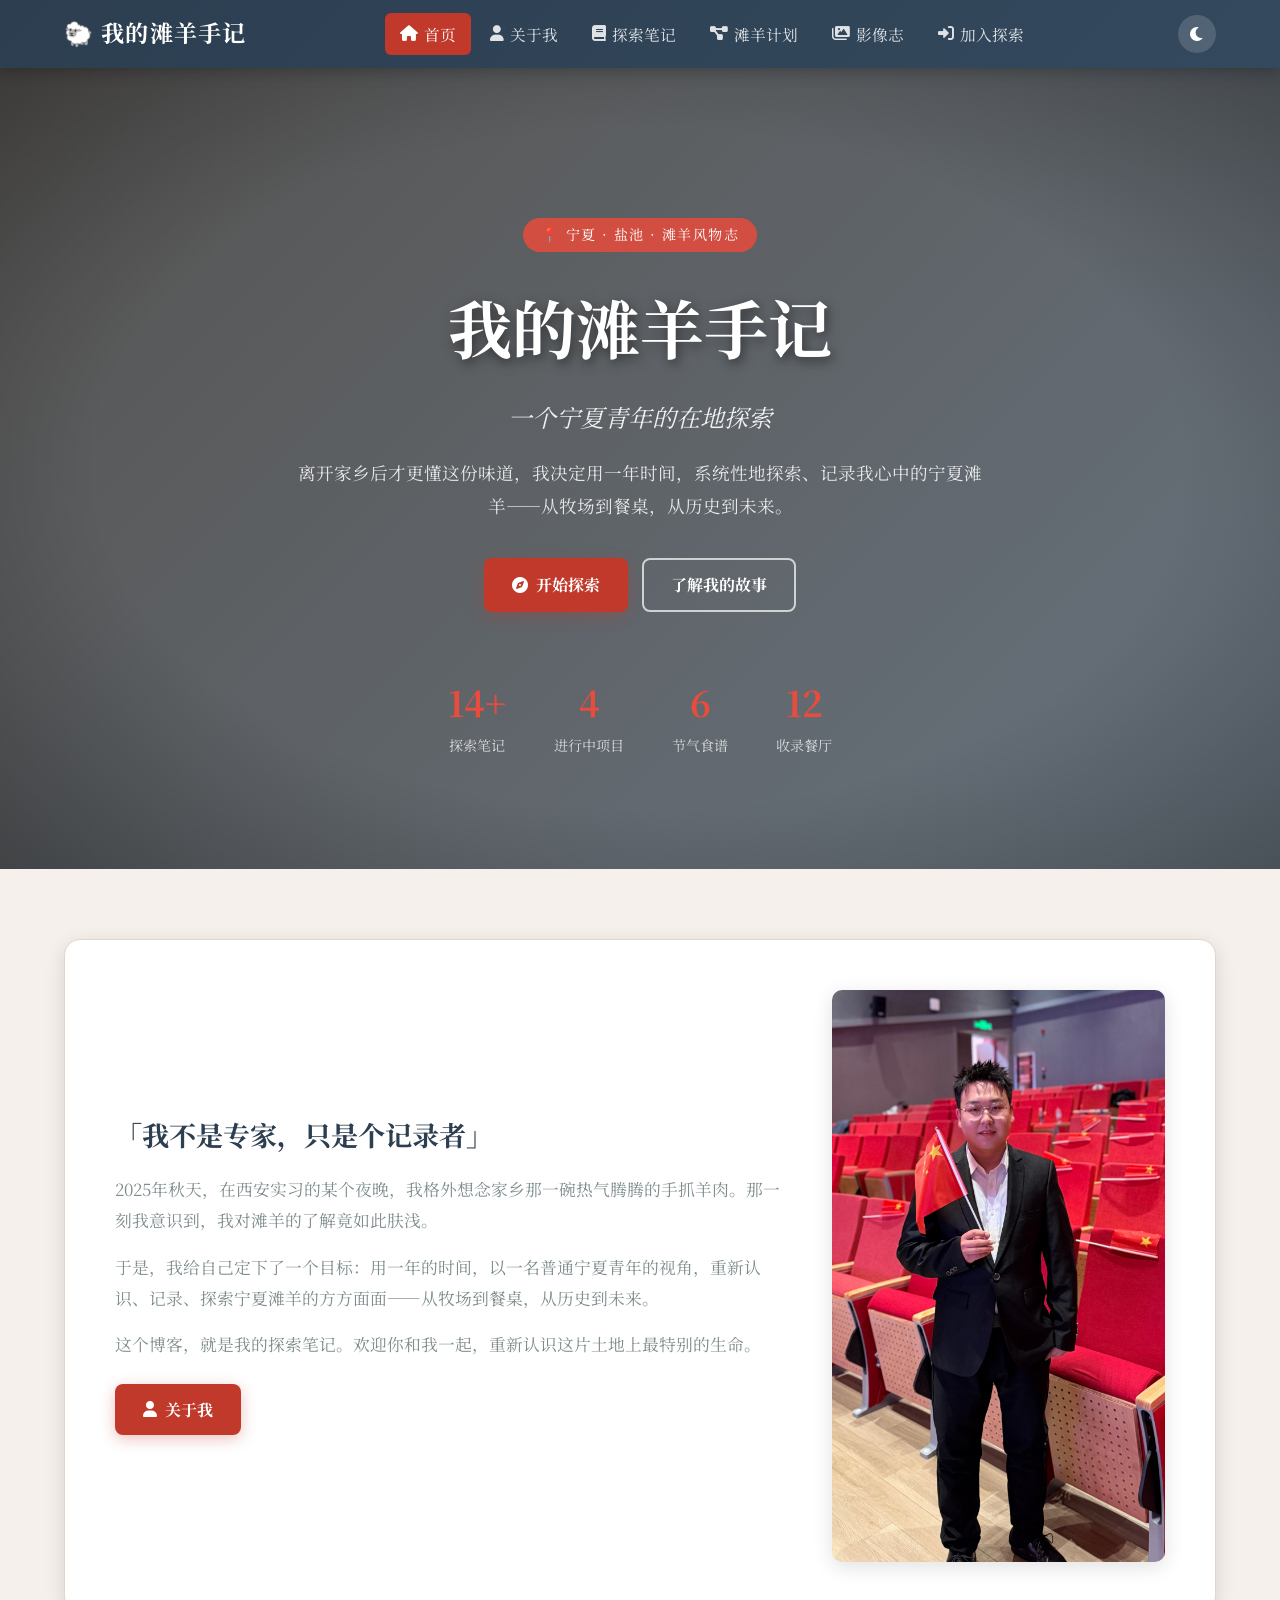
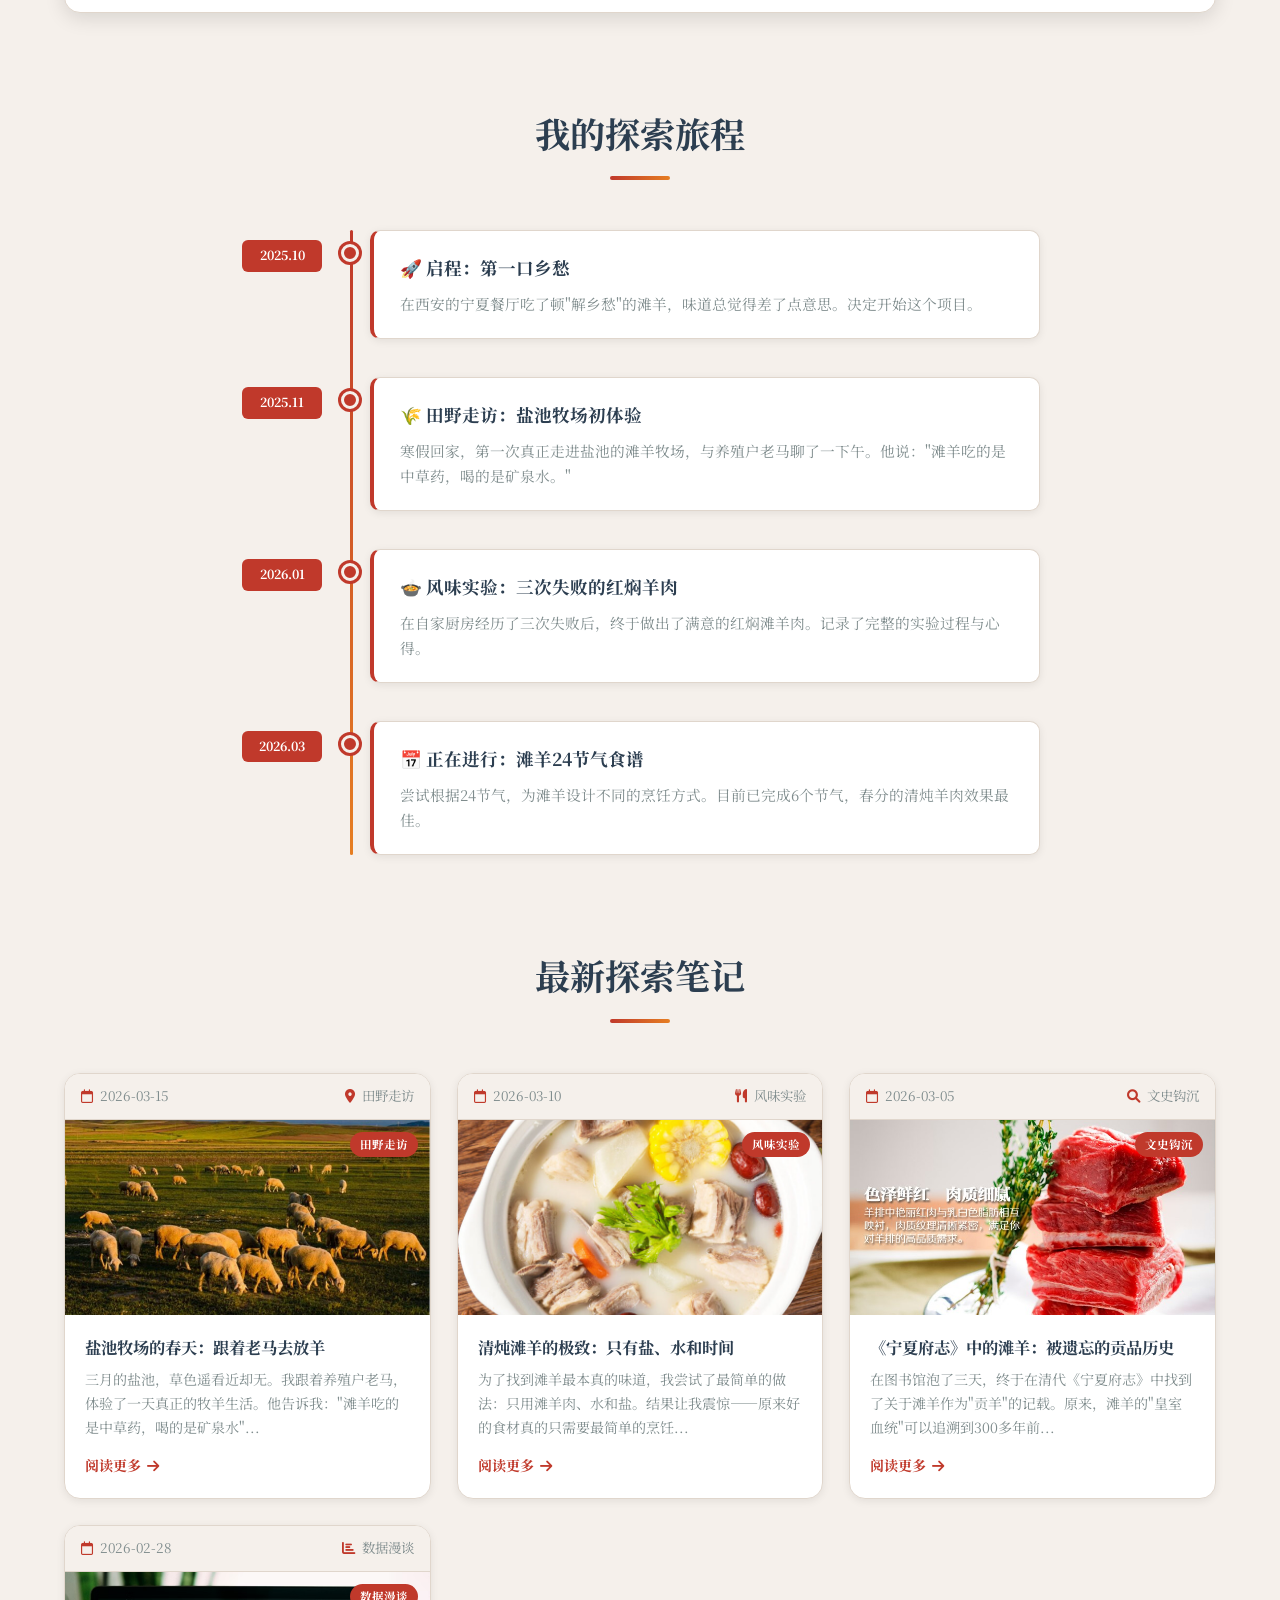
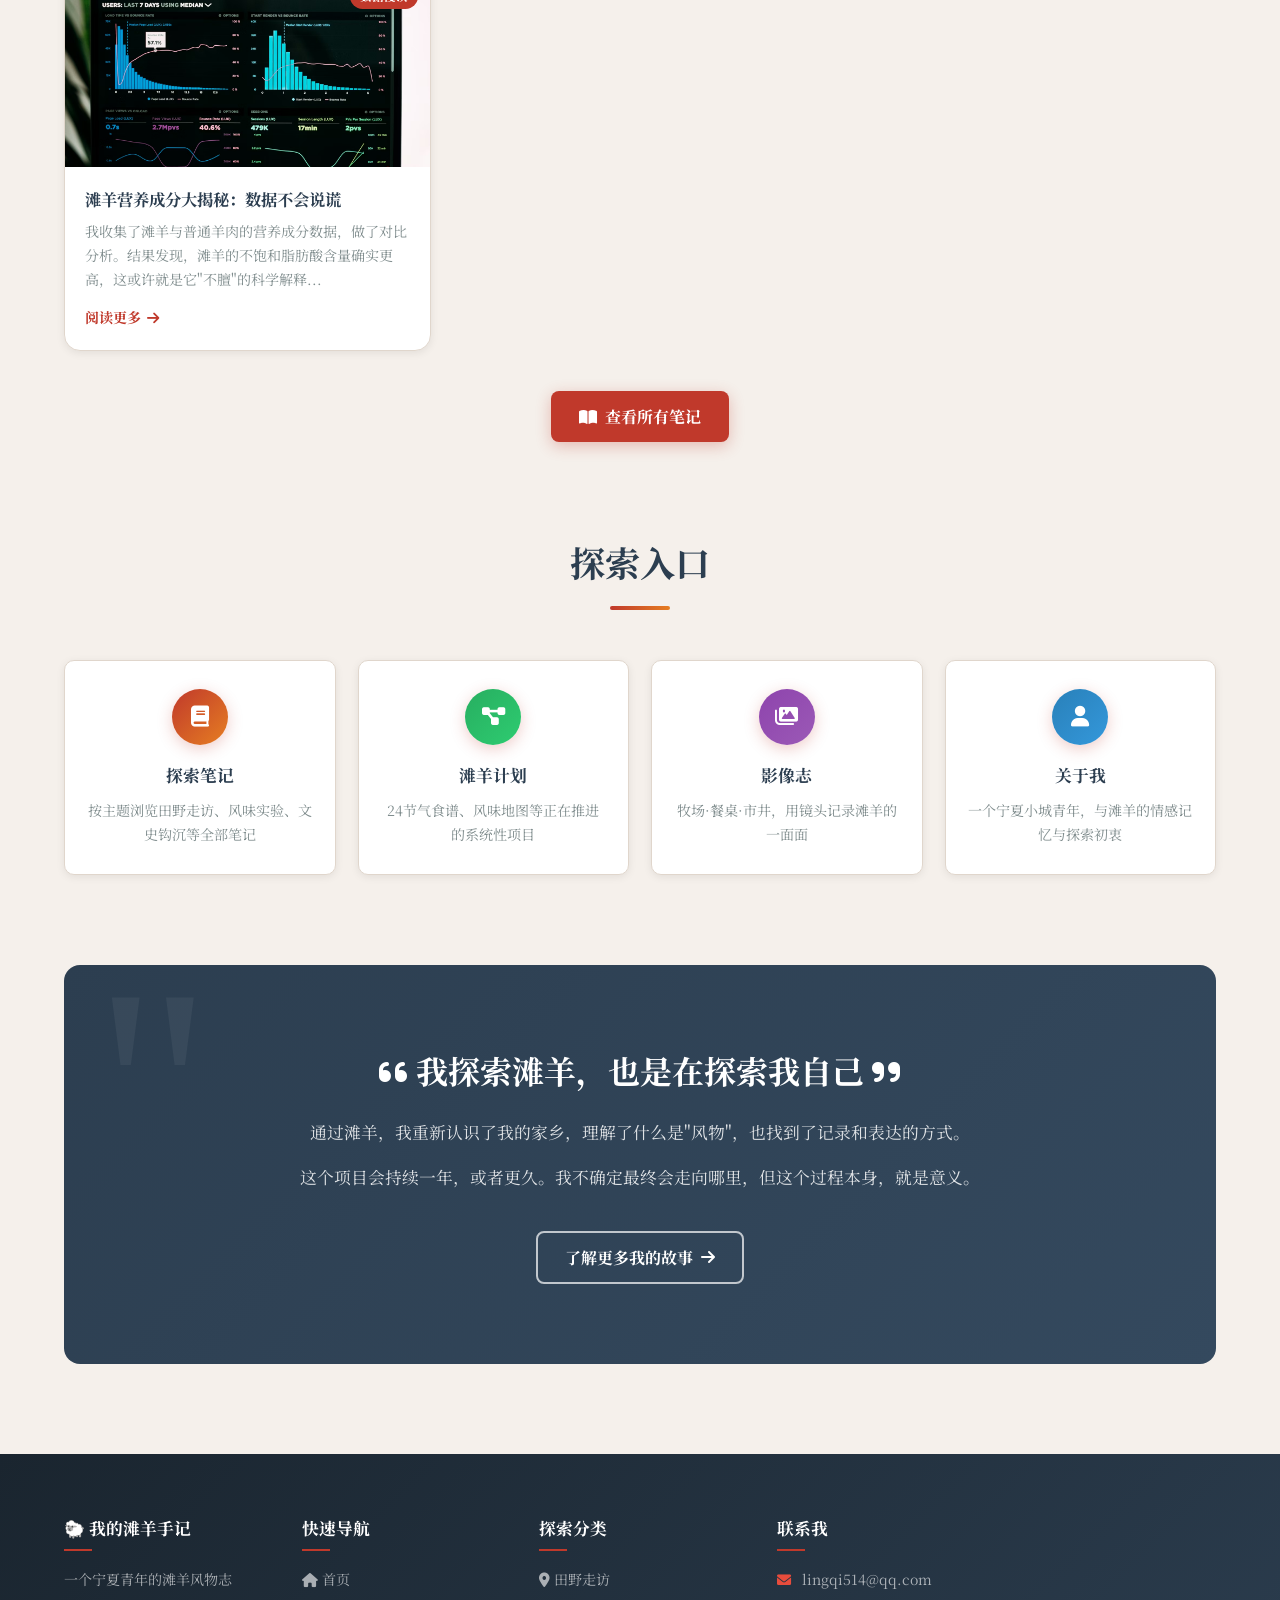
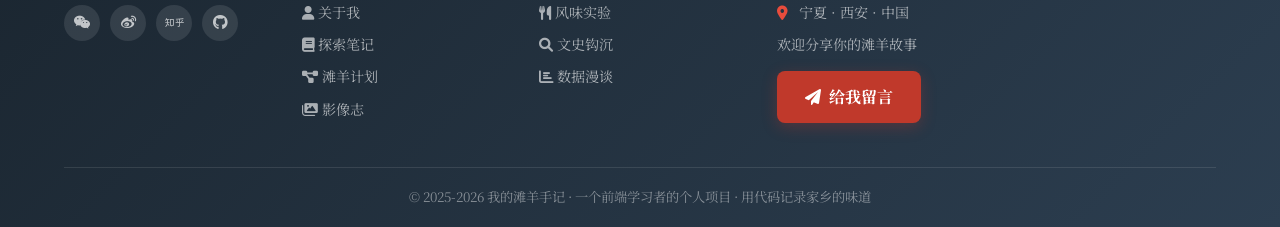
<file: index.html>
<!DOCTYPE html>
<html lang="zh-CN">
<head>
    <meta charset="UTF-8">
    <meta name="viewport" content="width=device-width, initial-scale=1.0">
    <title>我的滩羊手记 | 首页</title>
    <link rel="stylesheet" href="style.css">
    <link rel="stylesheet" href="https://cdnjs.cloudflare.com/ajax/libs/font-awesome/6.0.0/css/all.min.css">
    <link href="https://fonts.googleapis.com/css2?family=Noto+Serif+SC:wght@400;700&display=swap" rel="stylesheet">
</head>
<body>
    <!-- 导航栏 -->
    <nav class="navbar">
        <div class="container">
            <a href="index.html" class="logo">🐑 我的滩羊手记</a>
            <ul class="nav-links">
                <li><a href="index.html" class="active"><i class="fas fa-home"></i> 首页</a></li>
                <li><a href="about.html"><i class="fas fa-user"></i> 关于我</a></li>
                <li><a href="categories.html"><i class="fas fa-book"></i> 探索笔记</a></li>
                <li><a href="projects.html"><i class="fas fa-project-diagram"></i> 滩羊计划</a></li>
                <li><a href="gallery.html"><i class="fas fa-images"></i> 影像志</a></li>
                <li><a href="login.html"><i class="fas fa-sign-in-alt"></i> 加入探索</a></li>
            </ul>
            <div class="nav-tools">
                <button class="theme-toggle" id="themeToggle" title="切换夜间模式">
                    <i class="fas fa-moon"></i>
                </button>
                <div class="menu-toggle"><i class="fas fa-bars"></i></div>
            </div>
        </div>
    </nav>

    <!-- Hero 横幅 -->
    <header class="hero">
        <div class="hero-content">
            <div class="hero-badge">📍 宁夏 · 盐池 · 滩羊风物志</div>
            <h1>我的滩羊手记</h1>
            <p class="subtitle">一个宁夏青年的在地探索</p>
            <p class="hero-desc">离开家乡后才更懂这份味道，我决定用一年时间，系统性地探索、记录我心中的宁夏滩羊——从牧场到餐桌，从历史到未来。</p>
            <div class="hero-btns">
                <a href="#latest-notes" class="btn"><i class="fas fa-compass"></i> 开始探索</a>
                <a href="about.html" class="btn-outline" style="border-color:rgba(255,255,255,.7);color:#fff !important;">了解我的故事</a>
            </div>
            <div class="hero-stats">
                <div class="stat-item">
                    <span class="stat-num" data-target="14" data-suffix="+">14+</span>
                    <span class="stat-label">探索笔记</span>
                </div>
                <div class="stat-item">
                    <span class="stat-num" data-target="4" data-suffix="">4</span>
                    <span class="stat-label">进行中项目</span>
                </div>
                <div class="stat-item">
                    <span class="stat-num" data-target="6" data-suffix="">6</span>
                    <span class="stat-label">节气食谱</span>
                </div>
                <div class="stat-item">
                    <span class="stat-num" data-target="12" data-suffix="">12</span>
                    <span class="stat-label">收录餐厅</span>
                </div>
            </div>
        </div>
    </header>

    <!-- 主内容 -->
    <main class="container">

        <!-- 个人宣言 -->
        <section class="personal-statement" style="margin-top:70px;">
            <div class="statement-content">
                <div class="statement-text">
                    <h2>「我不是专家，只是个记录者」</h2>
                    <p>2025年秋天，在西安实习的某个夜晚，我格外想念家乡那一碗热气腾腾的手抓羊肉。那一刻我意识到，我对滩羊的了解竟如此肤浅。</p>
                    <p>于是，我给自己定下了一个目标：用一年的时间，以一名普通宁夏青年的视角，重新认识、记录、探索宁夏滩羊的方方面面——从牧场到餐桌，从历史到未来。</p>
                    <p>这个博客，就是我的探索笔记。欢迎你和我一起，重新认识这片土地上最特别的生命。</p>
                    <div style="margin-top:24px;">
                        <a href="about.html" class="btn btn-sm"><i class="fas fa-user"></i> 关于我</a>
                    </div>
                </div>
                <div class="statement-image">
                    <img src="./image/主页.jpg" alt="博主">
                </div>
            </div>
        </section>

        <!-- 探索地图 -->
        <section class="exploration-map">
            <h2 class="section-title">我的探索旅程</h2>
            <div class="timeline">
                <div class="timeline-item">
                    <div class="timeline-date">2025.10</div>
                    <div class="timeline-content">
                        <h3>🚀 启程：第一口乡愁</h3>
                        <p>在西安的宁夏餐厅吃了顿"解乡愁"的滩羊，味道总觉得差了点意思。决定开始这个项目。</p>
                    </div>
                </div>
                <div class="timeline-item">
                    <div class="timeline-date">2025.11</div>
                    <div class="timeline-content">
                        <h3>🌾 田野走访：盐池牧场初体验</h3>
                        <p>寒假回家，第一次真正走进盐池的滩羊牧场，与养殖户老马聊了一下午。他说："滩羊吃的是中草药，喝的是矿泉水。"</p>
                    </div>
                </div>
                <div class="timeline-item">
                    <div class="timeline-date">2026.01</div>
                    <div class="timeline-content">
                        <h3>🍲 风味实验：三次失败的红焖羊肉</h3>
                        <p>在自家厨房经历了三次失败后，终于做出了满意的红焖滩羊肉。记录了完整的实验过程与心得。</p>
                    </div>
                </div>
                <div class="timeline-item">
                    <div class="timeline-date">2026.03</div>
                    <div class="timeline-content">
                        <h3>📅 正在进行：滩羊24节气食谱</h3>
                        <p>尝试根据24节气，为滩羊设计不同的烹饪方式。目前已完成6个节气，春分的清炖羊肉效果最佳。</p>
                    </div>
                </div>
            </div>
        </section>

        <!-- 最新笔记 -->
        <section id="latest-notes" class="latest-notes">
            <h2 class="section-title">最新探索笔记</h2>
            <div class="notes-grid">
                <article class="note-card">
                    <div class="note-meta">
                        <span class="note-date"><i class="far fa-calendar"></i> 2026-03-15</span>
                        <span class="note-category"><i class="fas fa-map-marker-alt"></i> 田野走访</span>
                    </div>
                    <div class="note-image">
                        <img src="./image/放牧.png" alt="盐池牧场">
                        <span class="note-tag">田野走访</span>
                    </div>
                    <div class="note-content">
                        <h3><a href="categories.html">盐池牧场的春天：跟着老马去放羊</a></h3>
                        <p>三月的盐池，草色遥看近却无。我跟着养殖户老马，体验了一天真正的牧羊生活。他告诉我："滩羊吃的是中草药，喝的是矿泉水"...</p>
                        <a href="categories.html" class="read-more">阅读更多 <i class="fas fa-arrow-right"></i></a>
                    </div>
                </article>

                <article class="note-card">
                    <div class="note-meta">
                        <span class="note-date"><i class="far fa-calendar"></i> 2026-03-10</span>
                        <span class="note-category"><i class="fas fa-utensils"></i> 风味实验</span>
                    </div>
                    <div class="note-image">
                        <img src="./image/肉4.jpg" alt="清炖羊肉">
                        <span class="note-tag">风味实验</span>
                    </div>
                    <div class="note-content">
                        <h3><a href="categories.html">清炖滩羊的极致：只有盐、水和时间</a></h3>
                        <p>为了找到滩羊最本真的味道，我尝试了最简单的做法：只用滩羊肉、水和盐。结果让我震惊——原来好的食材真的只需要最简单的烹饪...</p>
                        <a href="categories.html" class="read-more">阅读更多 <i class="fas fa-arrow-right"></i></a>
                    </div>
                </article>

                <article class="note-card">
                    <div class="note-meta">
                        <span class="note-date"><i class="far fa-calendar"></i> 2026-03-05</span>
                        <span class="note-category"><i class="fas fa-search"></i> 文史钩沉</span>
                    </div>
                    <div class="note-image">
                        <img src="./image/宣传2.jpg" alt="历史文献">
                        <span class="note-tag">文史钩沉</span>
                    </div>
                    <div class="note-content">
                        <h3><a href="categories.html">《宁夏府志》中的滩羊：被遗忘的贡品历史</a></h3>
                        <p>在图书馆泡了三天，终于在清代《宁夏府志》中找到了关于滩羊作为"贡羊"的记载。原来，滩羊的"皇室血统"可以追溯到300多年前...</p>
                        <a href="categories.html" class="read-more">阅读更多 <i class="fas fa-arrow-right"></i></a>
                    </div>
                </article>

                <article class="note-card">
                    <div class="note-meta">
                        <span class="note-date"><i class="far fa-calendar"></i> 2026-02-28</span>
                        <span class="note-category"><i class="fas fa-chart-bar"></i> 数据漫谈</span>
                    </div>
                    <div class="note-image">
                        <img src="./image/数据.jpg" alt="数据分析">
                        <span class="note-tag">数据漫谈</span>
                    </div>
                    <div class="note-content">
                        <h3><a href="categories.html">滩羊营养成分大揭秘：数据不会说谎</a></h3>
                        <p>我收集了滩羊与普通羊肉的营养成分数据，做了对比分析。结果发现，滩羊的不饱和脂肪酸含量确实更高，这或许就是它"不膻"的科学解释...</p>
                        <a href="categories.html" class="read-more">阅读更多 <i class="fas fa-arrow-right"></i></a>
                    </div>
                </article>
            </div>
            <div class="view-all">
                <a href="categories.html" class="btn"><i class="fas fa-book-open"></i> 查看所有笔记</a>
            </div>
        </section>

        <!-- 快速导航卡片 -->
        <section style="margin-bottom:90px;">
            <h2 class="section-title">探索入口</h2>
            <div style="display:grid;grid-template-columns:repeat(auto-fill,minmax(220px,1fr));gap:22px;">
                <a href="categories.html" style="text-decoration:none;">
                    <div class="origin-card" style="cursor:pointer;">
                        <div class="origin-icon"><i class="fas fa-book"></i></div>
                        <h3>探索笔记</h3>
                        <p>按主题浏览田野走访、风味实验、文史钩沉等全部笔记</p>
                    </div>
                </a>
                <a href="projects.html" style="text-decoration:none;">
                    <div class="origin-card" style="cursor:pointer;">
                        <div class="origin-icon" style="background:linear-gradient(135deg,#27ae60,#2ecc71)"><i class="fas fa-project-diagram"></i></div>
                        <h3>滩羊计划</h3>
                        <p>24节气食谱、风味地图等正在推进的系统性项目</p>
                    </div>
                </a>
                <a href="gallery.html" style="text-decoration:none;">
                    <div class="origin-card" style="cursor:pointer;">
                        <div class="origin-icon" style="background:linear-gradient(135deg,#8e44ad,#9b59b6)"><i class="fas fa-images"></i></div>
                        <h3>影像志</h3>
                        <p>牧场·餐桌·市井，用镜头记录滩羊的一面面</p>
                    </div>
                </a>
                <a href="about.html" style="text-decoration:none;">
                    <div class="origin-card" style="cursor:pointer;">
                        <div class="origin-icon" style="background:linear-gradient(135deg,#2980b9,#3498db)"><i class="fas fa-user"></i></div>
                        <h3>关于我</h3>
                        <p>一个宁夏小城青年，与滩羊的情感记忆与探索初衷</p>
                    </div>
                </a>
            </div>
        </section>

        <!-- 探索宣言 -->
        <section class="exploration-manifesto">
            <div class="manifesto-content">
                <h2><i class="fas fa-quote-left"></i> 我探索滩羊，也是在探索我自己 <i class="fas fa-quote-right"></i></h2>
                <p>通过滩羊，我重新认识了我的家乡，理解了什么是"风物"，也找到了记录和表达的方式。</p>
                <p>这个项目会持续一年，或者更久。我不确定最终会走向哪里，但这个过程本身，就是意义。</p>
                <a href="about.html" class="btn-outline">了解更多我的故事 <i class="fas fa-arrow-right"></i></a>
            </div>
        </section>
    </main>

    <!-- 页脚 -->
    <footer>
        <div class="container">
            <div class="footer-content">
                <div class="footer-section">
                    <h3>🐑 我的滩羊手记</h3>
                    <p>一个宁夏青年的滩羊风物志</p>
                    <div class="social-links">
                        <a href="#" title="微信"><i class="fab fa-weixin"></i></a>
                        <a href="#" title="微博"><i class="fab fa-weibo"></i></a>
                        <a href="#" title="知乎"><i class="fab fa-zhihu"></i></a>
                        <a href="#" title="GitHub"><i class="fab fa-github"></i></a>
                    </div>
                </div>
                <div class="footer-section">
                    <h3>快速导航</h3>
                    <ul>
                        <li><a href="index.html"><i class="fas fa-home"></i> 首页</a></li>
                        <li><a href="about.html"><i class="fas fa-user"></i> 关于我</a></li>
                        <li><a href="categories.html"><i class="fas fa-book"></i> 探索笔记</a></li>
                        <li><a href="projects.html"><i class="fas fa-project-diagram"></i> 滩羊计划</a></li>
                        <li><a href="gallery.html"><i class="fas fa-images"></i> 影像志</a></li>
                    </ul>
                </div>
                <div class="footer-section">
                    <h3>探索分类</h3>
                    <ul>
                        <li><a href="categories.html"><i class="fas fa-map-marker-alt"></i> 田野走访</a></li>
                        <li><a href="categories.html"><i class="fas fa-utensils"></i> 风味实验</a></li>
                        <li><a href="categories.html"><i class="fas fa-search"></i> 文史钩沉</a></li>
                        <li><a href="categories.html"><i class="fas fa-chart-bar"></i> 数据漫谈</a></li>
                    </ul>
                </div>
                <div class="footer-section">
                    <h3>联系我</h3>
                    <p><i class="fas fa-envelope"></i> lingqi514@qq.com</p>
                    <p><i class="fas fa-map-marker-alt"></i> 宁夏 · 西安 · 中国</p>
                    <p>欢迎分享你的滩羊故事</p>
                    <div style="margin-top:14px;">
                        <a href="login.html" class="btn btn-sm"><i class="fas fa-paper-plane"></i> 给我留言</a>
                    </div>
                </div>
            </div>
            <div class="footer-bottom">
                <p>&copy; 2025-2026 我的滩羊手记 · 一个前端学习者的个人项目 · 用代码记录家乡的味道</p>
            </div>
        </div>
    </footer>

    <script src="script.js"></script>
</body>
</html>
</file>
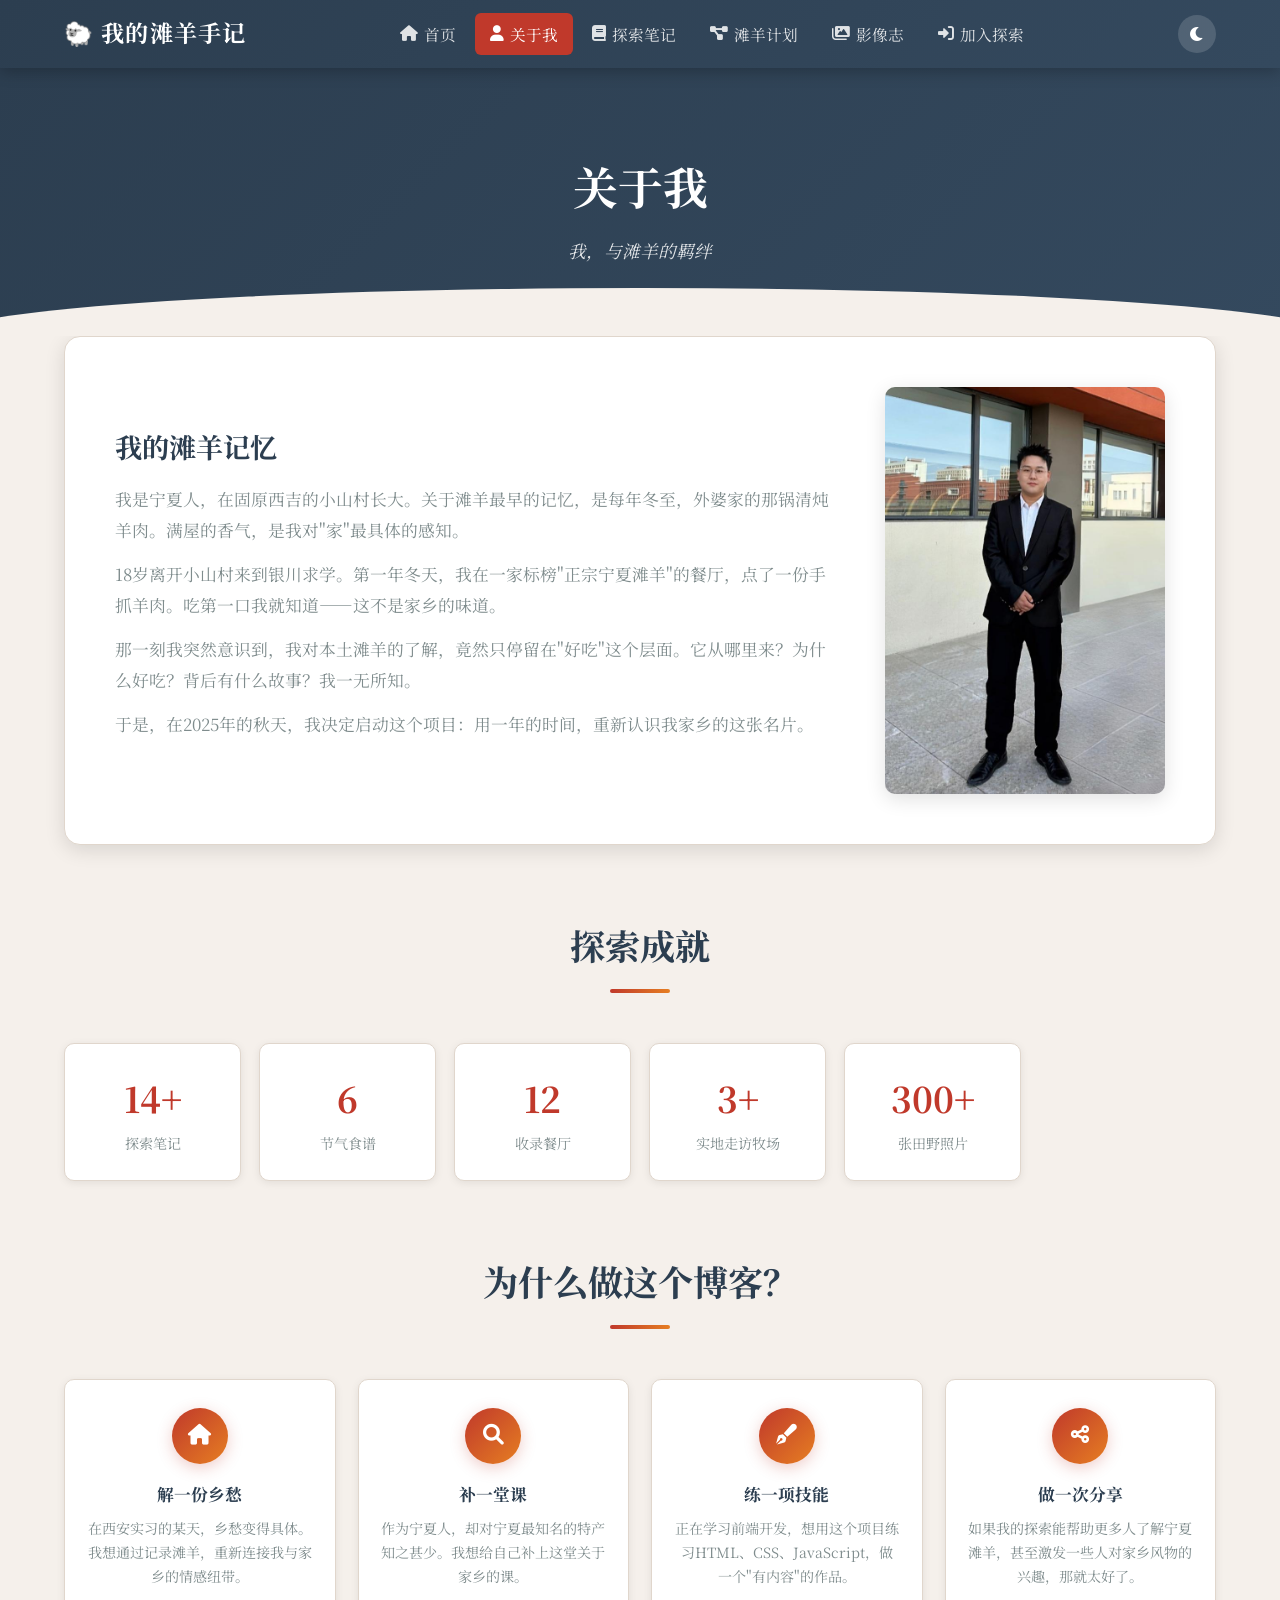
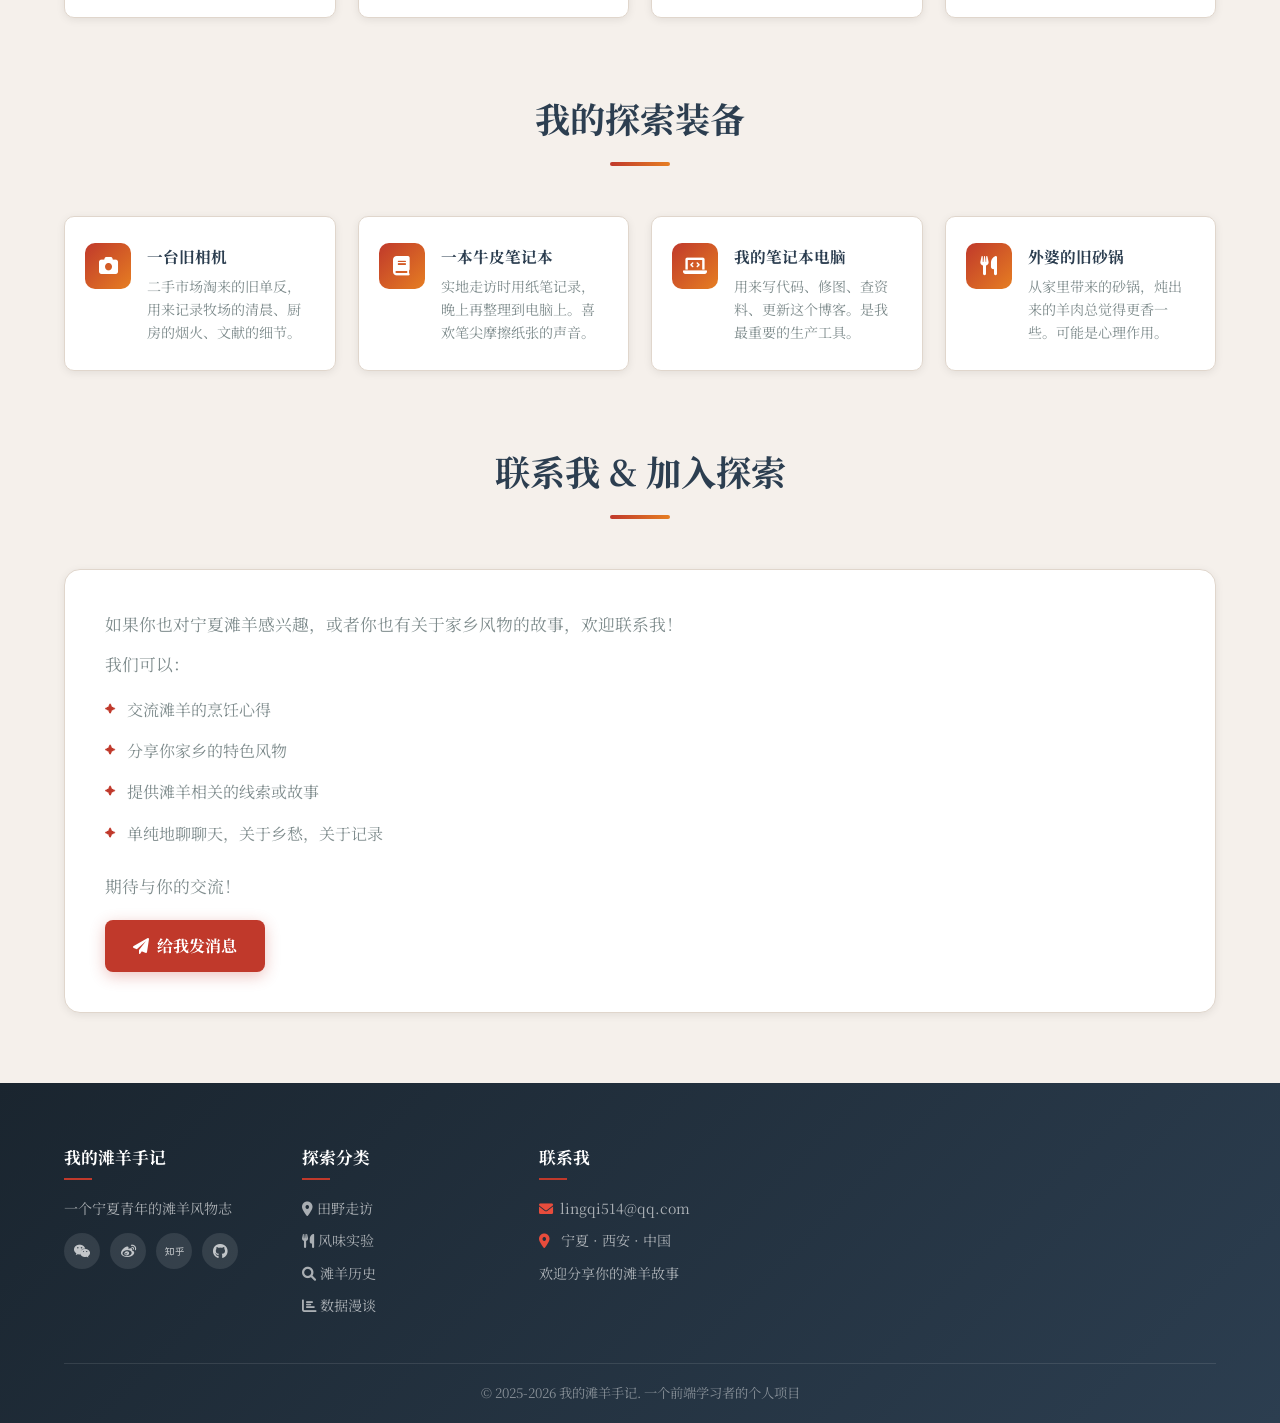
<file: about.html>
<!DOCTYPE html>
<html lang="zh-CN">
<head>
    <meta charset="UTF-8">
    <meta name="viewport" content="width=device-width, initial-scale=1.0">
    <title>关于我 | 我的滩羊手记</title>
    <style>
      .about-stats{display:grid;grid-template-columns:repeat(auto-fill,minmax(160px,1fr));gap:18px;margin-bottom:70px;}
      .about-stat-card{background:var(--bg-card);border:1px solid var(--border);border-radius:var(--radius);padding:24px 18px;text-align:center;box-shadow:var(--shadow-sm);transition:all .35s;}
      .about-stat-card:hover{transform:translateY(-6px);box-shadow:var(--shadow-md);border-color:var(--primary);}
      .about-stat-card .big{font-size:2.2rem;font-weight:700;color:var(--primary);display:block;margin-bottom:4px;}
      .about-stat-card p{color:var(--text-muted);font-size:.88rem;}
    </style>
    <link rel="stylesheet" href="style.css">
    <link rel="stylesheet" href="https://cdnjs.cloudflare.com/ajax/libs/font-awesome/6.0.0/css/all.min.css">
    <link href="https://fonts.googleapis.com/css2?family=Noto+Serif+SC:wght@400;700&display=swap" rel="stylesheet">
</head>
<body>
    <!-- 导航栏 -->
    <nav class="navbar">
        <div class="container">
            <a href="index.html" class="logo">🐑 我的滩羊手记</a>
            <ul class="nav-links">
                <li><a href="index.html"><i class="fas fa-home"></i> 首页</a></li>
                <li><a href="about.html" class="active"><i class="fas fa-user"></i> 关于我</a></li>
                <li><a href="categories.html"><i class="fas fa-book"></i> 探索笔记</a></li>
                <li><a href="projects.html"><i class="fas fa-project-diagram"></i> 滩羊计划</a></li>
                <li><a href="gallery.html"><i class="fas fa-images"></i> 影像志</a></li>
                <li><a href="login.html"><i class="fas fa-sign-in-alt"></i> 加入探索</a></li>
            </ul>
            <div class="nav-tools">
                <button class="theme-toggle" id="themeToggle" title="切换夜间模式"><i class="fas fa-moon"></i></button>
                <div class="menu-toggle"><i class="fas fa-bars"></i></div>
            </div>
        </div>
    </nav>

    <!-- 页面标题 -->
    <header class="page-header">
        <div class="container">
            <h1>关于我</h1>
            <p>我，与滩羊的羁绊</p>
        </div>
    </header>

    <!-- 主要内容 -->
    <main class="container">
        <!-- 个人故事 -->
         <section class="my-story">
             <div class="story-container">
                  <div class="story-text">
                     <h2>我的滩羊记忆</h2>
                     <p>我是宁夏人，在固原西吉的小山村长大。关于滩羊最早的记忆，是每年冬至，外婆家的那锅清炖羊肉。满屋的香气，是我对"家"最具体的感知。</p>
                     <p>18岁离开小山村来到银川求学。第一年冬天，我在一家标榜"正宗宁夏滩羊"的餐厅，点了一份手抓羊肉。吃第一口我就知道——这不是家乡的味道。</p>
                     <p>那一刻我突然意识到，我对本土滩羊的了解，竟然只停留在"好吃"这个层面。它从哪里来？为什么好吃？背后有什么故事？我一无所知。</p>
                     <p>于是，在2025年的秋天，我决定启动这个项目：用一年的时间，重新认识我家乡的这张名片。</p>
                  </div>
                  <div class="story-image">
                     <img src="./image/关于我.jpg" alt="童年记忆">
                  </div>
             </div>
         </section>

        <!-- 探索成就 -->
        <section style="margin-bottom:70px;">
            <h2 class="section-title">探索成就</h2>
            <div class="about-stats">
                <div class="about-stat-card">
                    <span class="big">14+</span><p>探索笔记</p>
                </div>
                <div class="about-stat-card">
                    <span class="big">6</span><p>节气食谱</p>
                </div>
                <div class="about-stat-card">
                    <span class="big">12</span><p>收录餐厅</p>
                </div>
                <div class="about-stat-card">
                    <span class="big">3+</span><p>实地走访牧场</p>
                </div>
                <div class="about-stat-card">
                    <span class="big">300+</span><p>张田野照片</p>
                </div>
            </div>
        </section>

        <!-- 项目初衷 -->
        <section class="project-origin">
            <h2 class="section-title">为什么做这个博客？</h2>
            <div class="origin-grid">
                <div class="origin-card">
                    <div class="origin-icon">
                        <i class="fas fa-home"></i>
                    </div>
                    <h3>解一份乡愁</h3>
                    <p>在西安实习的某天，乡愁变得具体。我想通过记录滩羊，重新连接我与家乡的情感纽带。</p>
                </div>
                <div class="origin-card">
                    <div class="origin-icon">
                        <i class="fas fa-search"></i>
                    </div>
                    <h3>补一堂课</h3>
                    <p>作为宁夏人，却对宁夏最知名的特产知之甚少。我想给自己补上这堂关于家乡的课。</p>
                </div>
                <div class="origin-card">
                    <div class="origin-icon">
                        <i class="fas fa-pen-fancy"></i>
                    </div>
                    <h3>练一项技能</h3>
                    <p>正在学习前端开发，想用这个项目练习HTML、CSS、JavaScript，做一个"有内容"的作品。</p>
                </div>
                <div class="origin-card">
                    <div class="origin-icon">
                        <i class="fas fa-share-alt"></i>
                    </div>
                    <h3>做一次分享</h3>
                    <p>如果我的探索能帮助更多人了解宁夏滩羊，甚至激发一些人对家乡风物的兴趣，那就太好了。</p>
                </div>
            </div>
        </section>

        <!-- 探索装备 -->
        <section class="exploration-gear">
            <h2 class="section-title">我的探索装备</h2>
            <div class="gear-grid">
                <div class="gear-item">
                    <div class="gear-image">
                        <i class="fas fa-camera"></i>
                    </div>
                    <div class="gear-desc">
                        <h3>一台旧相机</h3>
                        <p>二手市场淘来的旧单反，用来记录牧场的清晨、厨房的烟火、文献的细节。</p>
                    </div>
                </div>
                <div class="gear-item">
                    <div class="gear-image">
                        <i class="fas fa-book"></i>
                    </div>
                    <div class="gear-desc">
                        <h3>一本牛皮笔记本</h3>
                        <p>实地走访时用纸笔记录，晚上再整理到电脑上。喜欢笔尖摩擦纸张的声音。</p>
                    </div>
                </div>
                <div class="gear-item">
                    <div class="gear-image">
                        <i class="fas fa-laptop-code"></i>
                    </div>
                    <div class="gear-desc">
                        <h3>我的笔记本电脑</h3>
                        <p>用来写代码、修图、查资料、更新这个博客。是我最重要的生产工具。</p>
                    </div>
                </div>
                <div class="gear-item">
                    <div class="gear-image">
                        <i class="fas fa-utensils"></i>
                    </div>
                    <div class="gear-desc">
                        <h3>外婆的旧砂锅</h3>
                        <p>从家里带来的砂锅，炖出来的羊肉总觉得更香一些。可能是心理作用。</p>
                    </div>
                </div>
            </div>
        </section>

        <!-- 联系我 -->
        <section class="contact-me">
            <h2 class="section-title">联系我 & 加入探索</h2>
            <div class="contact-content">
                <div class="contact-text">
                    <p>如果你也对宁夏滩羊感兴趣，或者你也有关于家乡风物的故事，欢迎联系我！</p>
                    <p>我们可以：</p>
                    <ul>
                        <li>交流滩羊的烹饪心得</li>
                        <li>分享你家乡的特色风物</li>
                        <li>提供滩羊相关的线索或故事</li>
                        <li>单纯地聊聊天，关于乡愁，关于记录</li>
                    </ul>
                    <p>期待与你的交流！</p>
                    <div style="margin-top:20px;">
                        <a href="login.html" class="btn"><i class="fas fa-paper-plane"></i> 给我发消息</a>
                    </div>
                </div>
            </div>
        </section>
    </main>

    <!-- 页脚 -->
    <footer>
        <div class="container">
            <div class="footer-content">
                <div class="footer-section">
                    <h3>我的滩羊手记</h3>
                    <p>一个宁夏青年的滩羊风物志</p>
                    <div class="social-links">
                        <a href="#"><i class="fab fa-weixin"></i></a>
                        <a href="#"><i class="fab fa-weibo"></i></a>
                        <a href="#"><i class="fab fa-zhihu"></i></a>
                        <a href="#"><i class="fab fa-github"></i></a>
                    </div>
                </div>
                <div class="footer-section">
                    <h3>探索分类</h3>
                    <ul>
                        <li><a href="#"><i class="fas fa-map-marker-alt"></i> 田野走访</a></li>
                        <li><a href="#"><i class="fas fa-utensils"></i> 风味实验</a></li>
                        <li><a href="#"><i class="fas fa-search"></i> 滩羊历史</a></li>
                        <li><a href="#"><i class="fas fa-chart-bar"></i> 数据漫谈</a></li>
                    </ul>
                </div>
                <div class="footer-section">
                    <h3>联系我</h3>
                    <p><i class="fas fa-envelope"></i>lingqi514@qq.com</p>
                    <p><i class="fas fa-map-marker-alt"></i> 宁夏 · 西安 · 中国</p>
                    <p>欢迎分享你的滩羊故事</p>
                </div>
            </div>
            <div class="footer-bottom">
                <p>&copy; 2025-2026 我的滩羊手记. 一个前端学习者的个人项目</p>
            </div>
        </div>
    </footer>

    <script src="script.js"></script>
</body>
</html>
</file>
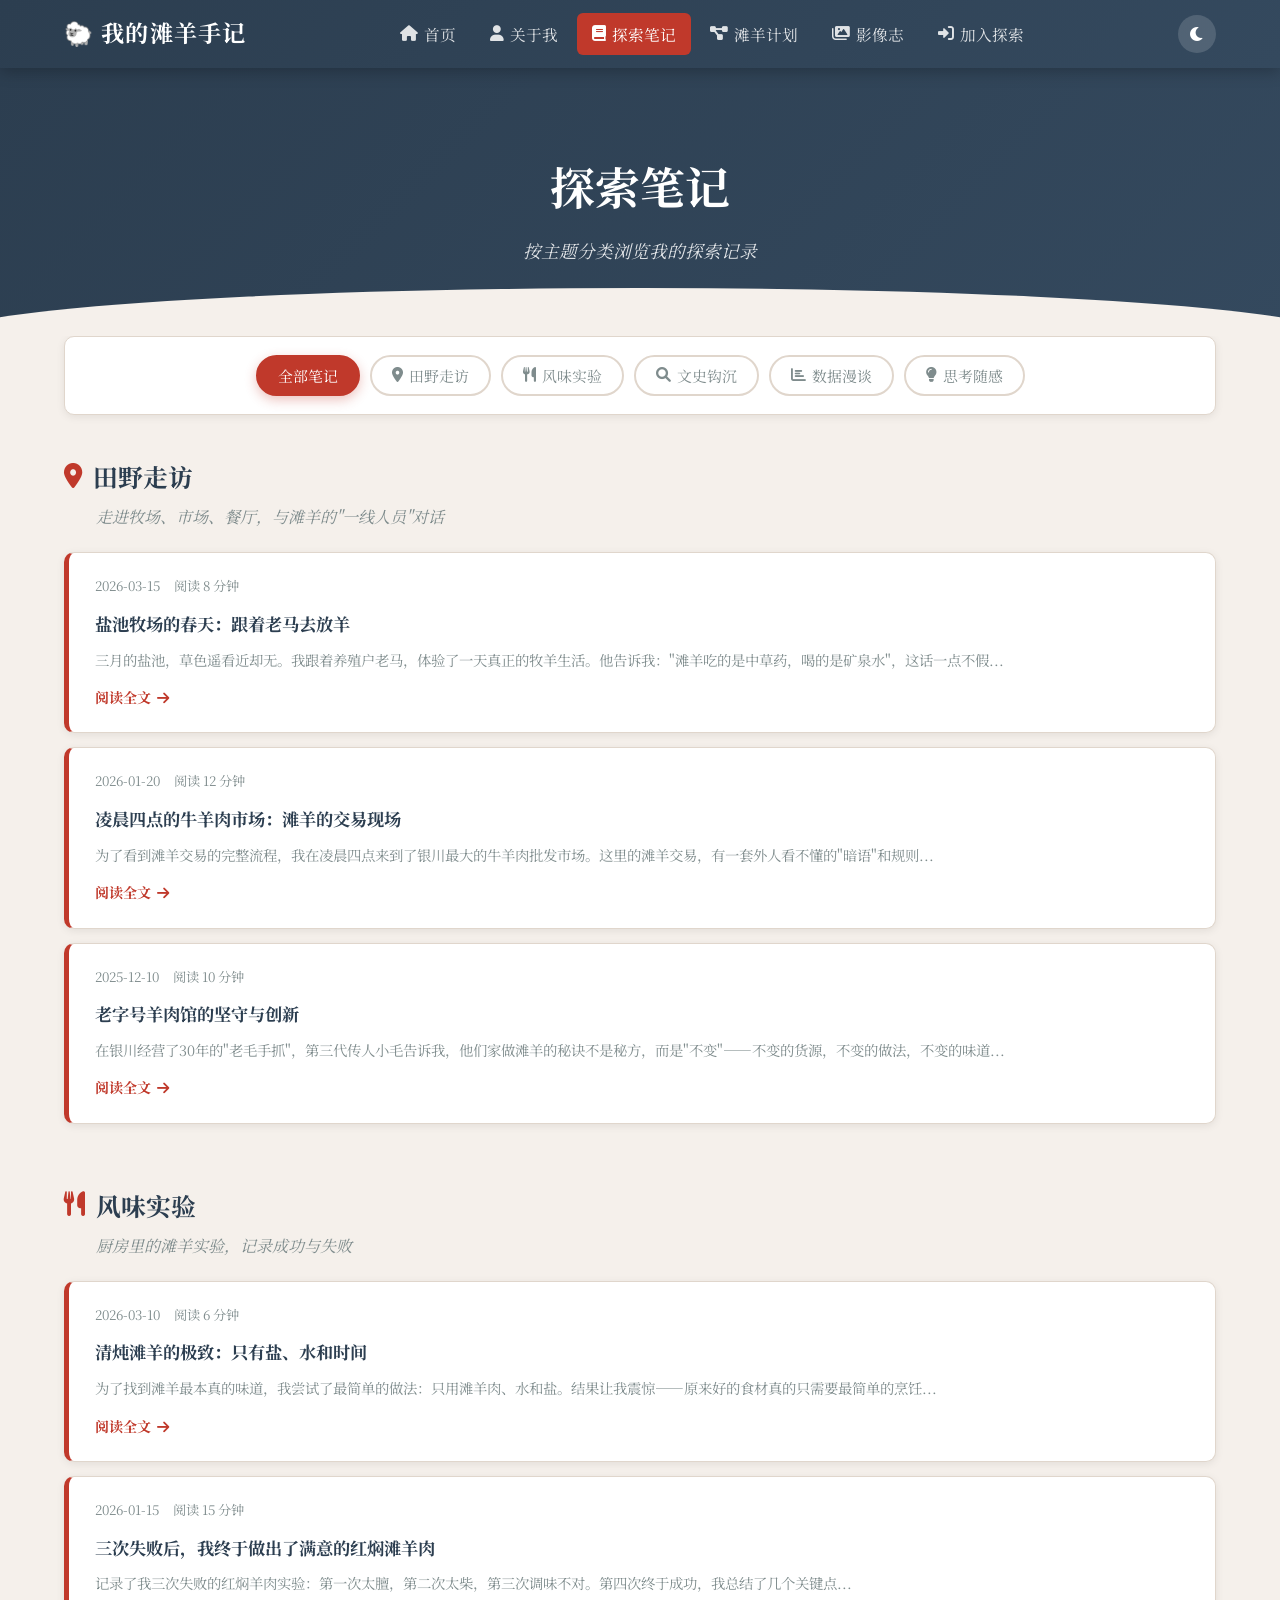
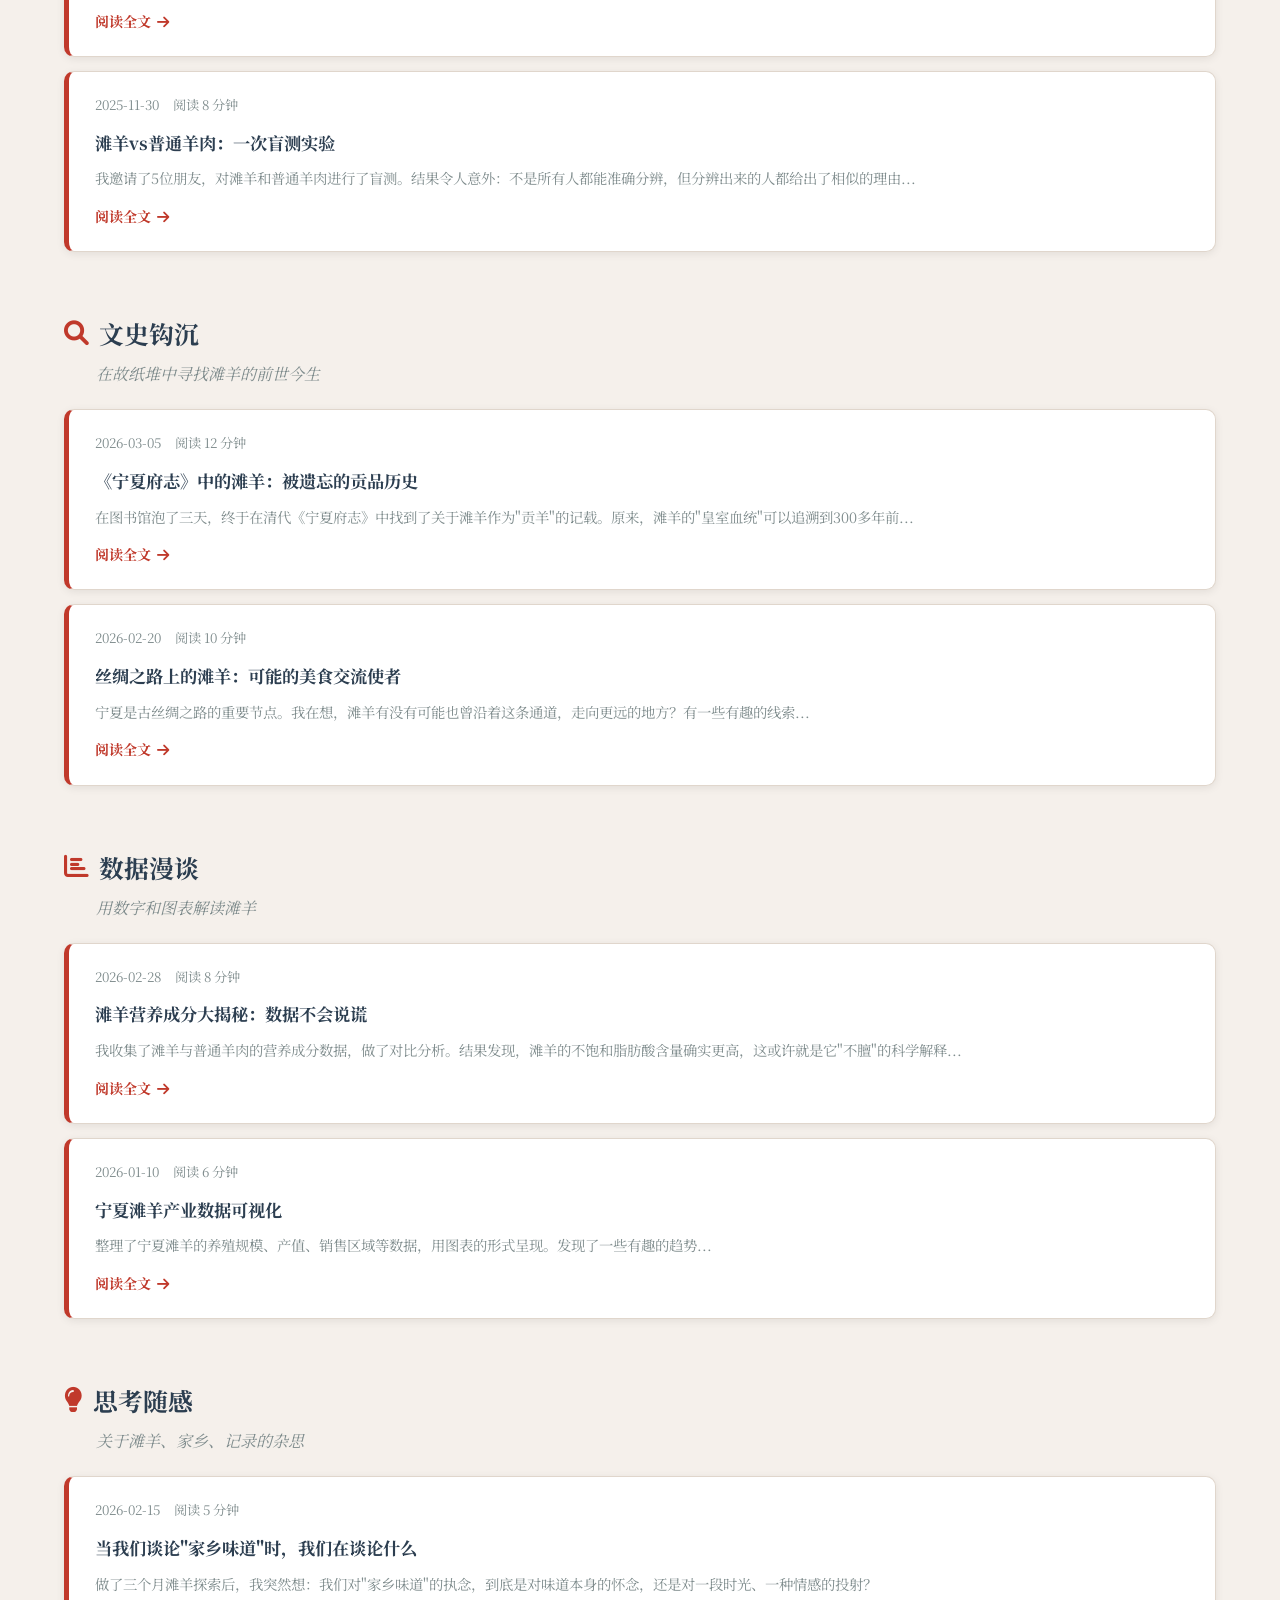
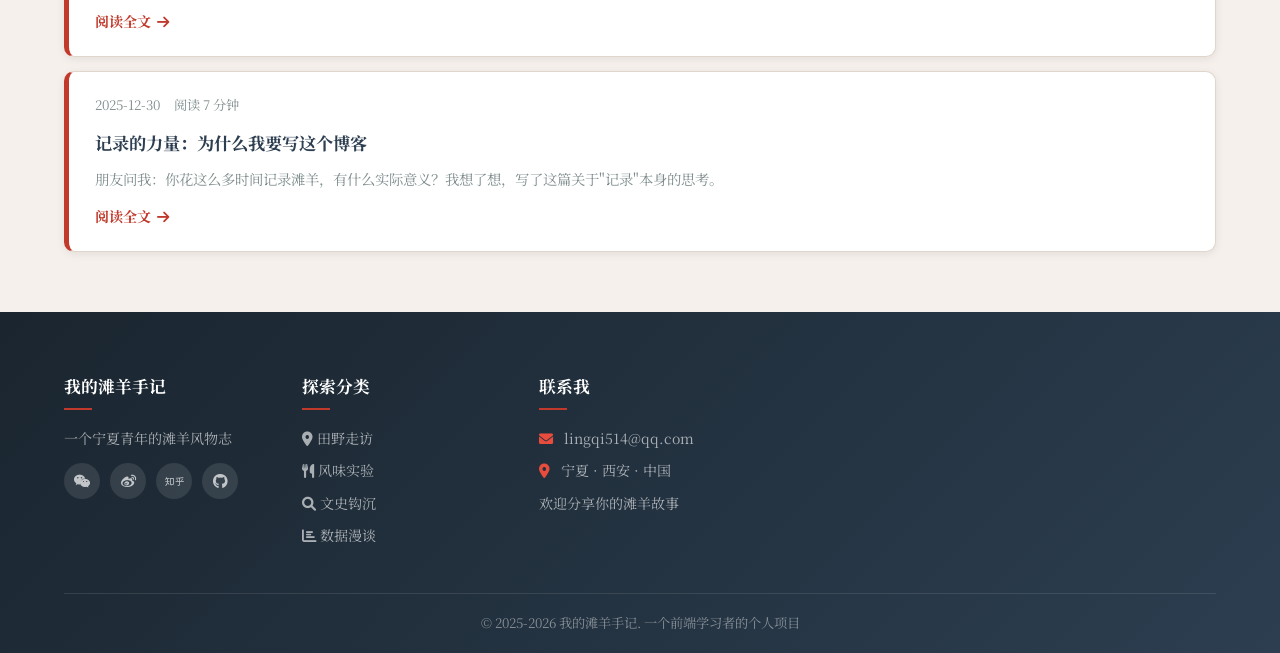
<file: categories.html>
<!DOCTYPE html>
<html lang="zh-CN">
<head>
    <meta charset="UTF-8">
    <meta name="viewport" content="width=device-width, initial-scale=1.0">
    <title>探索笔记 | 我的滩羊手记</title>
    <link rel="stylesheet" href="style.css">
    <link rel="stylesheet" href="https://cdnjs.cloudflare.com/ajax/libs/font-awesome/6.0.0/css/all.min.css">
    <link href="https://fonts.googleapis.com/css2?family=Noto+Serif+SC:wght@400;700&display=swap" rel="stylesheet">
</head>
<body>
    <!-- 导航栏 -->
    <nav class="navbar">
        <div class="container">
            <a href="index.html" class="logo">🐑 我的滩羊手记</a>
            <ul class="nav-links">
                <li><a href="index.html"><i class="fas fa-home"></i> 首页</a></li>
                <li><a href="about.html"><i class="fas fa-user"></i> 关于我</a></li>
                <li><a href="categories.html" class="active"><i class="fas fa-book"></i> 探索笔记</a></li>
                <li><a href="projects.html"><i class="fas fa-project-diagram"></i> 滩羊计划</a></li>
                <li><a href="gallery.html"><i class="fas fa-images"></i> 影像志</a></li>
                <li><a href="login.html"><i class="fas fa-sign-in-alt"></i> 加入探索</a></li>
            </ul>
            <div class="nav-tools">
                <button class="theme-toggle" id="themeToggle" title="切换夜间模式"><i class="fas fa-moon"></i></button>
                <div class="menu-toggle"><i class="fas fa-bars"></i></div>
            </div>
        </div>
    </nav>

    <!-- 页面标题 -->
    <header class="page-header">
        <div class="container">
            <h1>探索笔记</h1>
            <p>按主题分类浏览我的探索记录</p>
        </div>
    </header>

    <!-- 主要内容 -->
    <main class="container">
        <!-- 分类导航 -->
        <section class="categories-nav">
            <div class="categories-tabs">
                <button class="tab-btn active" data-category="all">全部笔记</button>
                <button class="tab-btn" data-category="field"><i class="fas fa-map-marker-alt"></i> 田野走访</button>
                <button class="tab-btn" data-category="flavor"><i class="fas fa-utensils"></i> 风味实验</button>
                <button class="tab-btn" data-category="history"><i class="fas fa-search"></i> 文史钩沉</button>
                <button class="tab-btn" data-category="data"><i class="fas fa-chart-bar"></i> 数据漫谈</button>
                <button class="tab-btn" data-category="thought"><i class="fas fa-lightbulb"></i> 思考随感</button>
            </div>
        </section>

        <!-- 笔记列表 -->
        <section class="notes-list">
            <!-- 田野走访 -->
            <div class="notes-category" id="field">
                <h2 class="category-title"><i class="fas fa-map-marker-alt"></i> 田野走访</h2>
                <p class="category-desc">走进牧场、市场、餐厅，与滩羊的"一线人员"对话</p>
                
                <div class="category-notes">
                    <article class="article-item">
                        <div class="article-meta">
                            <span class="article-date">2026-03-15</span>
                            <span class="article-readtime">阅读 8 分钟</span>
                        </div>
                        <h3 class="article-title"><a href="#">盐池牧场的春天：跟着老马去放羊</a></h3>
                        <p class="article-excerpt">三月的盐池，草色遥看近却无。我跟着养殖户老马，体验了一天真正的牧羊生活。他告诉我："滩羊吃的是中草药，喝的是矿泉水"，这话一点不假...</p>
                        <a href="#" class="article-read-more">阅读全文 <i class="fas fa-arrow-right"></i></a>
                    </article>

                    <article class="article-item">
                        <div class="article-meta">
                            <span class="article-date">2026-01-20</span>
                            <span class="article-readtime">阅读 12 分钟</span>
                        </div>
                        <h3 class="article-title"><a href="#">凌晨四点的牛羊肉市场：滩羊的交易现场</a></h3>
                        <p class="article-excerpt">为了看到滩羊交易的完整流程，我在凌晨四点来到了银川最大的牛羊肉批发市场。这里的滩羊交易，有一套外人看不懂的"暗语"和规则...</p>
                        <a href="#" class="article-read-more">阅读全文 <i class="fas fa-arrow-right"></i></a>
                    </article>

                    <article class="article-item">
                        <div class="article-meta">
                            <span class="article-date">2025-12-10</span>
                            <span class="article-readtime">阅读 10 分钟</span>
                        </div>
                        <h3 class="article-title"><a href="#">老字号羊肉馆的坚守与创新</a></h3>
                        <p class="article-excerpt">在银川经营了30年的"老毛手抓"，第三代传人小毛告诉我，他们家做滩羊的秘诀不是秘方，而是"不变"——不变的货源，不变的做法，不变的味道...</p>
                        <a href="#" class="article-read-more">阅读全文 <i class="fas fa-arrow-right"></i></a>
                    </article>
                </div>
            </div>

            <!-- 风味实验 -->
            <div class="notes-category" id="flavor">
                <h2 class="category-title"><i class="fas fa-utensils"></i> 风味实验</h2>
                <p class="category-desc">厨房里的滩羊实验，记录成功与失败</p>
                
                <div class="category-notes">
                    <article class="article-item">
                        <div class="article-meta">
                            <span class="article-date">2026-03-10</span>
                            <span class="article-readtime">阅读 6 分钟</span>
                        </div>
                        <h3 class="article-title"><a href="#">清炖滩羊的极致：只有盐、水和时间</a></h3>
                        <p class="article-excerpt">为了找到滩羊最本真的味道，我尝试了最简单的做法：只用滩羊肉、水和盐。结果让我震惊——原来好的食材真的只需要最简单的烹饪...</p>
                        <a href="#" class="article-read-more">阅读全文 <i class="fas fa-arrow-right"></i></a>
                    </article>

                    <article class="article-item">
                        <div class="article-meta">
                            <span class="article-date">2026-01-15</span>
                            <span class="article-readtime">阅读 15 分钟</span>
                        </div>
                        <h3 class="article-title"><a href="#">三次失败后，我终于做出了满意的红焖滩羊肉</a></h3>
                        <p class="article-excerpt">记录了我三次失败的红焖羊肉实验：第一次太膻，第二次太柴，第三次调味不对。第四次终于成功，我总结了几个关键点...</p>
                        <a href="#" class="article-read-more">阅读全文 <i class="fas fa-arrow-right"></i></a>
                    </article>

                    <article class="article-item">
                        <div class="article-meta">
                            <span class="article-date">2025-11-30</span>
                            <span class="article-readtime">阅读 8 分钟</span>
                        </div>
                        <h3 class="article-title"><a href="#">滩羊vs普通羊肉：一次盲测实验</a></h3>
                        <p class="article-excerpt">我邀请了5位朋友，对滩羊和普通羊肉进行了盲测。结果令人意外：不是所有人都能准确分辨，但分辨出来的人都给出了相似的理由...</p>
                        <a href="#" class="article-read-more">阅读全文 <i class="fas fa-arrow-right"></i></a>
                    </article>
                </div>
            </div>

            <!-- 文史钩沉 -->
            <div class="notes-category" id="history">
                <h2 class="category-title"><i class="fas fa-search"></i> 文史钩沉</h2>
                <p class="category-desc">在故纸堆中寻找滩羊的前世今生</p>
                
                <div class="category-notes">
                    <article class="article-item">
                        <div class="article-meta">
                            <span class="article-date">2026-03-05</span>
                            <span class="article-readtime">阅读 12 分钟</span>
                        </div>
                        <h3 class="article-title"><a href="#">《宁夏府志》中的滩羊：被遗忘的贡品历史</a></h3>
                        <p class="article-excerpt">在图书馆泡了三天，终于在清代《宁夏府志》中找到了关于滩羊作为"贡羊"的记载。原来，滩羊的"皇室血统"可以追溯到300多年前...</p>
                        <a href="#" class="article-read-more">阅读全文 <i class="fas fa-arrow-right"></i></a>
                    </article>

                    <article class="article-item">
                        <div class="article-meta">
                            <span class="article-date">2026-02-20</span>
                            <span class="article-readtime">阅读 10 分钟</span>
                        </div>
                        <h3 class="article-title"><a href="#">丝绸之路上的滩羊：可能的美食交流使者</a></h3>
                        <p class="article-excerpt">宁夏是古丝绸之路的重要节点。我在想，滩羊有没有可能也曾沿着这条通道，走向更远的地方？有一些有趣的线索...</p>
                        <a href="#" class="article-read-more">阅读全文 <i class="fas fa-arrow-right"></i></a>
                    </article>
                </div>
            </div>

            <!-- 数据漫谈 -->
            <div class="notes-category" id="data">
                <h2 class="category-title"><i class="fas fa-chart-bar"></i> 数据漫谈</h2>
                <p class="category-desc">用数字和图表解读滩羊</p>
                
                <div class="category-notes">
                    <article class="article-item">
                        <div class="article-meta">
                            <span class="article-date">2026-02-28</span>
                            <span class="article-readtime">阅读 8 分钟</span>
                        </div>
                        <h3 class="article-title"><a href="#">滩羊营养成分大揭秘：数据不会说谎</a></h3>
                        <p class="article-excerpt">我收集了滩羊与普通羊肉的营养成分数据，做了对比分析。结果发现，滩羊的不饱和脂肪酸含量确实更高，这或许就是它"不膻"的科学解释...</p>
                        <a href="#" class="article-read-more">阅读全文 <i class="fas fa-arrow-right"></i></a>
                    </article>

                    <article class="article-item">
                        <div class="article-meta">
                            <span class="article-date">2026-01-10</span>
                            <span class="article-readtime">阅读 6 分钟</span>
                        </div>
                        <h3 class="article-title"><a href="#">宁夏滩羊产业数据可视化</a></h3>
                        <p class="article-excerpt">整理了宁夏滩羊的养殖规模、产值、销售区域等数据，用图表的形式呈现。发现了一些有趣的趋势...</p>
                        <a href="#" class="article-read-more">阅读全文 <i class="fas fa-arrow-right"></i></a>
                    </article>
                </div>
            </div>

            <!-- 思考随感 -->
            <div class="notes-category" id="thought">
                <h2 class="category-title"><i class="fas fa-lightbulb"></i> 思考随感</h2>
                <p class="category-desc">关于滩羊、家乡、记录的杂思</p>
                
                <div class="category-notes">
                    <article class="article-item">
                        <div class="article-meta">
                            <span class="article-date">2026-02-15</span>
                            <span class="article-readtime">阅读 5 分钟</span>
                        </div>
                        <h3 class="article-title"><a href="#">当我们谈论"家乡味道"时，我们在谈论什么</a></h3>
                        <p class="article-excerpt">做了三个月滩羊探索后，我突然想：我们对"家乡味道"的执念，到底是对味道本身的怀念，还是对一段时光、一种情感的投射？</p>
                        <a href="#" class="article-read-more">阅读全文 <i class="fas fa-arrow-right"></i></a>
                    </article>

                    <article class="article-item">
                        <div class="article-meta">
                            <span class="article-date">2025-12-30</span>
                            <span class="article-readtime">阅读 7 分钟</span>
                        </div>
                        <h3 class="article-title"><a href="#">记录的力量：为什么我要写这个博客</a></h3>
                        <p class="article-excerpt">朋友问我：你花这么多时间记录滩羊，有什么实际意义？我想了想，写了这篇关于"记录"本身的思考。</p>
                        <a href="#" class="article-read-more">阅读全文 <i class="fas fa-arrow-right"></i></a>
                    </article>
                </div>
            </div>
        </section>
    </main>

    <!-- 页脚 -->
    <footer>
        <div class="container">
            <div class="footer-content">
                <div class="footer-section">
                    <h3>我的滩羊手记</h3>
                    <p>一个宁夏青年的滩羊风物志</p>
                    <div class="social-links">
                        <a href="#"><i class="fab fa-weixin"></i></a>
                        <a href="#"><i class="fab fa-weibo"></i></a>
                        <a href="#"><i class="fab fa-zhihu"></i></a>
                        <a href="#"><i class="fab fa-github"></i></a>
                    </div>
                </div>
                <div class="footer-section">
                    <h3>探索分类</h3>
                    <ul>
                        <li><a href="#"><i class="fas fa-map-marker-alt"></i> 田野走访</a></li>
                        <li><a href="#"><i class="fas fa-utensils"></i> 风味实验</a></li>
                        <li><a href="#"><i class="fas fa-search"></i> 文史钩沉</a></li>
                        <li><a href="#"><i class="fas fa-chart-bar"></i> 数据漫谈</a></li>
                    </ul>
                </div>
                <div class="footer-section">
                    <h3>联系我</h3>
                    <p><i class="fas fa-envelope"></i> lingqi514@qq.com</p>
                    <p><i class="fas fa-map-marker-alt"></i> 宁夏 · 西安 · 中国</p>
                    <p>欢迎分享你的滩羊故事</p>
                </div>
            </div>
            <div class="footer-bottom">
                <p>&copy; 2025-2026 我的滩羊手记. 一个前端学习者的个人项目</p>
            </div>
        </div>
    </footer>

    <script src="script.js"></script>
</body>
</html>
</file>
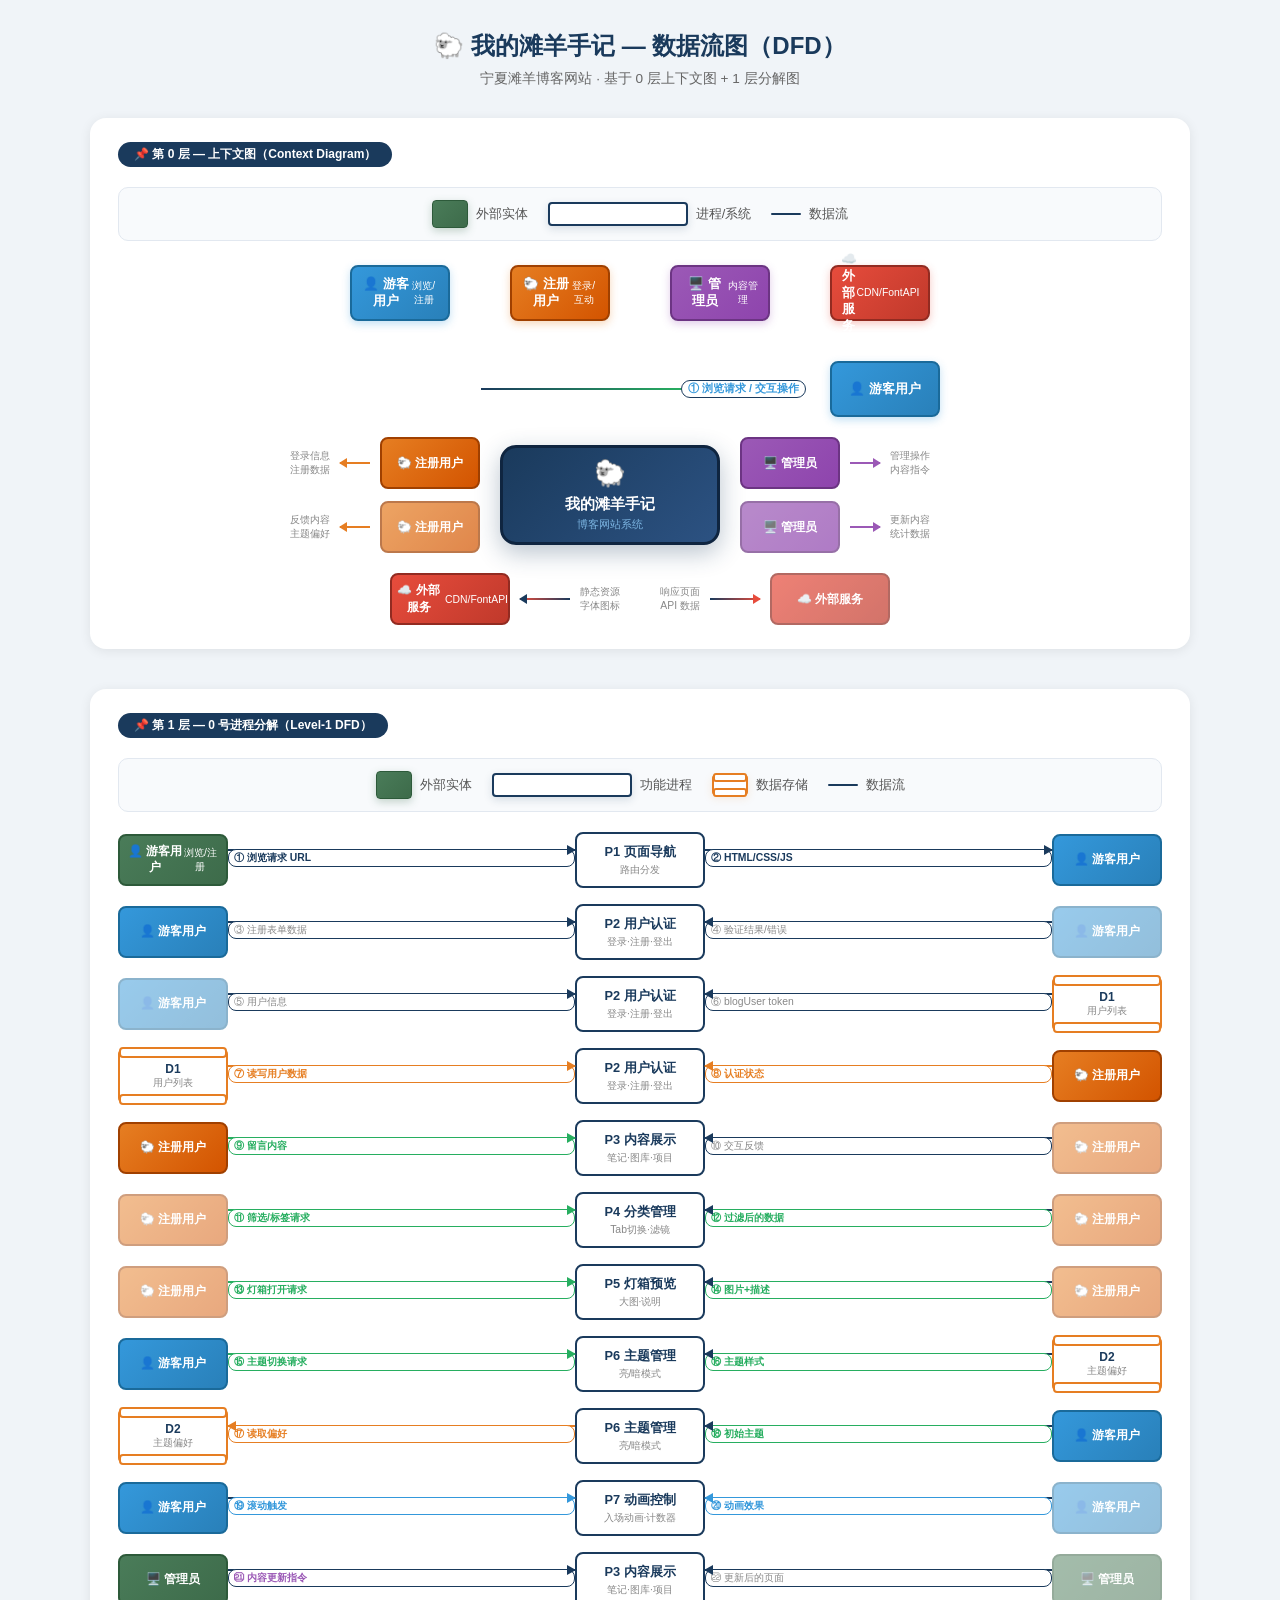
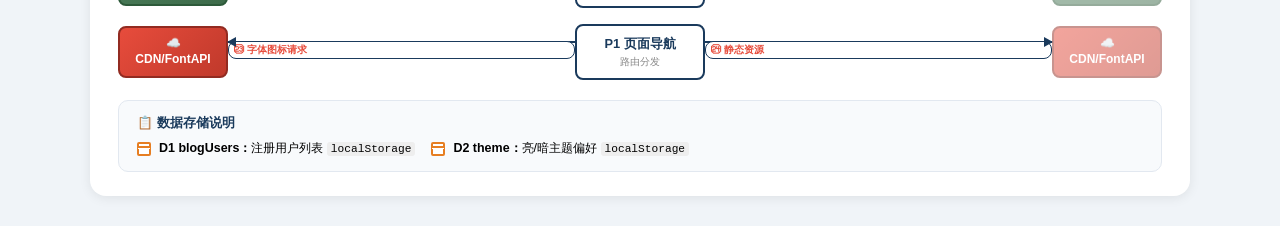
<file: data-flow.html>
<!DOCTYPE html>
<html lang="zh-CN">
<head>
<meta charset="UTF-8">
<meta name="viewport" content="width=device-width,initial-scale=1">
<title>数据流图 - 我的滩羊手记</title>
<style>
*{box-sizing:border-box;margin:0;padding:0}
body{font-family:'PingFang SC','Microsoft YaHei',sans-serif;background:#f0f4f8;min-height:100vh;padding:30px 20px}
h1{text-align:center;color:#1a3a5c;font-size:1.5rem;margin-bottom:8px}
.sub{text-align:center;color:#666;font-size:.85rem;margin-bottom:30px}

.df-container{display:flex;flex-direction:column;gap:40px;max-width:1100px;margin:0 auto}

/* ── 层级标题 ── */
.level-title{display:inline-flex;align-items:center;gap:8px;
  font-size:.75rem;font-weight:700;color:#fff;background:#1a3a5c;
  padding:4px 16px;border-radius:20px;margin-bottom:12px}

/* ── 图层 ── */
.layer{background:#fff;border-radius:16px;padding:24px 28px;
  box-shadow:0 2px 12px rgba(0,0,0,.08);position:relative}

/* ── DFD 元素 ── */
.df-row{display:flex;align-items:center;gap:0;position:relative}

/* 外部实体 */
.entity{
  width:120px;height:60px;background:linear-gradient(135deg,#4a7c59,#3d6b4a);
  border:2px solid #2d5a3a;border-radius:8px;
  color:#fff;font-size:.8rem;font-weight:700;
  display:flex;align-items:center;justify-content:center;text-align:center;
  line-height:1.3;padding:6px 10px;
  flex-shrink:0;z-index:2;
  box-shadow:0 3px 8px rgba(74,124,89,.3)
}
.entity.blue{background:linear-gradient(135deg,#3498db,#2980b9);border-color:#1a6a9a;box-shadow:0 3px 8px rgba(52,152,219,.3)}
.entity.orange{background:linear-gradient(135deg,#e67e22,#d35400);border-color:#a04000;box-shadow:0 3px 8px rgba(230,126,34,.3)}
.entity.purple{background:linear-gradient(135deg,#9b59b6,#8e44ad);border-color:#6c3483;box-shadow:0 3px 8px rgba(155,89,182,.3)}
.entity.red{background:linear-gradient(135deg,#e74c3c,#c0392b);border-color:#922b21;box-shadow:0 3px 8px rgba(231,76,60,.3)}

/* 进程/功能 */
.process{
  min-width:140px;max-width:180px;height:64px;
  background:#fff;border:2.5px solid #1a3a5c;
  border-radius:10px;padding:8px 14px;
  display:flex;flex-direction:column;align-items:center;justify-content:center;
  text-align:center;flex-shrink:0;z-index:2;
  box-shadow:0 3px 8px rgba(26,58,92,.15)
}
.process .num{font-size:.65rem;color:#3498db;font-weight:700;margin-bottom:2px}
.process .name{font-size:.82rem;color:#1a3a5c;font-weight:700;line-height:1.3}
.process .sub2{font-size:.68rem;color:#888;margin-top:2px}

/* 数据存储 */
.storage{
  width:120px;height:60px;background:#fff;
  border:2.5px solid #e67e22;
  border-radius:6px;display:flex;flex-direction:column;
  align-items:center;justify-content:center;text-align:center;
  position:relative;flex-shrink:0;z-index:2;
  box-shadow:0 3px 8px rgba(230,126,34,.15)
}
.storage .title{font-size:.78rem;color:#1a3a5c;font-weight:700}
.storage .sub3{font-size:.68rem;color:#888;margin-top:1px}
.storage::before,.storage::after{
  content:'';position:absolute;left:-1px;right:-1px;
  height:8px;background:#fff;border:2.5px solid #e67e22;border-radius:6px;
}
.storage::before{top:-6px}
.storage::after{bottom:-6px}

/* 数据流箭头 */
.arrow-wrap{display:flex;align-items:center;flex:1;position:relative;min-width:40px}
.arrow-line{height:2.5px;background:#1a3a5c;flex:1;position:relative}
.arrow-line.incoming{background:linear-gradient(90deg,#ccc,#1a3a5c)}
.arrow-line.outgoing{background:linear-gradient(90deg,#1a3a5c,#27ae60)}

/* 入箭头 */
.arrow-in-wrap{display:flex;align-items:center;flex:1;min-width:40px;position:relative}
.arrow-in-wrap .arrow-line{height:2.5px;background:linear-gradient(270deg,#27ae60,#1a3a5c)}

/* 箭头样式 */
.arrow-right{position:relative}
.arrow-right .arrow-line::after{
  content:'';position:absolute;right:-1px;top:-5px;
  width:0;height:0;border-left:10px solid #1a3a5c;
  border-top:6px solid transparent;border-bottom:6px solid transparent;
}
.arrow-right.outgoing .arrow-line::after{border-left-color:#27ae60}

.arrow-left{position:relative}
.arrow-left .arrow-line::after{
  content:'';position:absolute;left:-1px;top:-5px;
  width:0;height:0;border-right:10px solid #1a3a5c;
  border-top:6px solid transparent;border-bottom:6px solid transparent;
}
.arrow-left .arrow-line::after{border-right-color:#27ae60}

/* 双向 */
.bidir-wrap{display:flex;align-items:center;flex:1;min-width:60px}
.bidir-wrap .l{height:2.5px;background:#e67e22;flex:1}
.bidir-wrap .r{height:2.5px;background:#e67e22;flex:1;position:relative}
.bidir-wrap .r::after{
  content:'';position:absolute;right:-1px;top:-5px;
  width:0;height:0;border-left:10px solid #e67e22;
  border-top:6px solid transparent;border-bottom:6px solid transparent;
}
.bidir-wrap .l::before{
  content:'';position:absolute;left:-1px;top:-5px;
  width:0;height:0;border-right:10px solid #e67e22;
  border-top:6px solid transparent;border-bottom:6px solid transparent;
}
.bidir-wrap{position:relative}
.bidir-wrap .label{
  position:absolute;left:50%;top:-18px;transform:translateX(-50%);
  background:#fff;font-size:.65rem;color:#e67e22;font-weight:700;
  padding:0 4px;white-space:nowrap;border:1px solid #e67e22;border-radius:4px;
}

/* 标签 */
.arrow-lbl{
  position:absolute;top:-18px;left:50%;transform:translateX(-50%);
  background:#fff;font-size:.65rem;color:#1a3a5c;font-weight:600;
  padding:1px 6px;white-space:nowrap;border-radius:10px;
  border:1px solid #1a3a5c;white-space:nowrap;
}
.arrow-lbl.orange{border-color:#e67e22;color:#e67e22}
.arrow-lbl.green{border-color:#27ae60;color:#27ae60}

/* ── 图例 ── */
.legend{display:flex;flex-wrap:wrap;gap:20px;align-items:center;
  justify-content:center;margin-top:8px;padding:12px 20px;
  background:#f8fafc;border-radius:10px;border:1px solid #e2e8f0}
.legend-item{display:flex;align-items:center;gap:8px;font-size:.8rem;color:#555}
.legend-icon{width:36px;height:28px;display:flex;align-items:center;justify-content:center}
.legend-icon.entity{background:linear-gradient(135deg,#4a7c59,#3d6b4a);border-radius:4px;border:1px solid #2d5a3a}
.legend-icon.process{border:2px solid #1a3a5c;border-radius:4px;background:#fff;height:24px;width:40px}
.legend-icon.storage{border:2px solid #e67e22;background:#fff;height:20px;width:36px;border-radius:3px;position:relative}
.legend-icon.storage::before,.legend-icon.storage::after{content:'';position:absolute;left:-1px;right:-1px;height:5px;background:#fff;border:2px solid #e67e22;border-radius:3px}
.legend-icon.storage::before{top:-4px}
.legend-icon.storage::after{bottom:-4px}
.legend-line{width:30px;height:2px;background:#1a3a5c;border-radius:1px}

/* ── 详细数据流层 ── */
.layer2{background:#fff;border-radius:16px;padding:20px 24px;
  box-shadow:0 2px 12px rgba(0,0,0,.08)}

.row{display:flex;align-items:center;gap:0;margin-bottom:16px}
.row:last-child{margin-bottom:0}

.e2{width:110px;height:52px;background:linear-gradient(135deg,#4a7c59,#3d6b4a);
  border:2px solid #2d5a3a;border-radius:8px;color:#fff;
  font-size:.75rem;font-weight:700;display:flex;align-items:center;
  justify-content:center;text-align:center;flex-shrink:0;padding:4px 8px;
  line-height:1.3}
.e2.blue2{background:linear-gradient(135deg,#3498db,#2980b9);border-color:#1a6a9a}
.e2.orange2{background:linear-gradient(135deg,#e67e22,#d35400);border-color:#a04000}
.e2.red2{background:linear-gradient(135deg,#e74c3c,#c0392b);border-color:#922b21}

.p2{min-width:130px;max-width:160px;height:56px;background:#fff;
  border:2.5px solid #1a3a5c;border-radius:8px;
  display:flex;flex-direction:column;align-items:center;justify-content:center;
  text-align:center;padding:6px 10px;flex-shrink:0}
.p2 .n2{font-size:.8rem;color:#1a3a5c;font-weight:700}
.p2 .s2{font-size:.65rem;color:#888;margin-top:2px}

.s2-box{width:110px;height:52px;background:#fff;border:2px solid #e67e22;
  border-radius:4px;display:flex;flex-direction:column;align-items:center;
  justify-content:center;text-align:center;position:relative;flex-shrink:0}
.s2-box::before,.s2-box::after{content:'';position:absolute;left:-1px;right:-1px;
  height:7px;background:#fff;border:2px solid #e67e22;border-radius:4px}
.s2-box::before{top:-5px}
.s2-box::after{bottom:-5px}
.s2-box .t2{font-size:.75rem;color:#1a3a5c;font-weight:700}
.s2-box .d2{font-size:.62rem;color:#888}

.gap{flex:1;min-width:30px;position:relative}

.a1{height:2px;background:#1a3a5c;flex:1;position:relative;align-self:center}
.a1::after{content:'';position:absolute;right:-1px;top:-4px;
  width:0;height:0;border-left:9px solid #1a3a5c;
  border-top:5px solid transparent;border-bottom:5px solid transparent}
.a1.blue-a::after{border-left-color:#3498db}
.a1.orange-a{background:#e67e22}
.a1.orange-a::after{border-left-color:#e67e22}
.a1.green-a{background:#27ae60}
.a1.green-a::after{border-left-color:#27ae60}

.a2{height:2px;background:#1a3a5c;flex:1;position:relative;align-self:center}
.a2::before{content:'';position:absolute;left:-1px;top:-4px;
  width:0;height:0;border-right:9px solid #1a3a5c;
  border-top:5px solid transparent;border-bottom:5px solid transparent}
.a2.blue-a2::before{border-right-color:#3498db}
.a2.orange-a2{background:#e67e22}
.a2.orange-a2::before{border-right-color:#e67e22}

.tag{
  position:absolute;top:-16px;left:50%;transform:translateX(-50%);
  background:#fff;font-size:.62rem;color:#1a3a5c;font-weight:600;
  padding:1px 5px;white-space:nowrap;border-radius:8px;
  border:1px solid #1a3a5c;z-index:3;
}
.tag.green2{border-color:#27ae60;color:#27ae60}
.tag.orange2{border-color:#e67e22;color:#e67e22}
.tag.blue2{border-color:#3498db;color:#3498db}

/* 双向 */
.bi2{flex:1;position:relative;align-self:center}
.bi2::before{content:'';position:absolute;left:0;right:0;top:0;height:2px;background:#e67e22}
.bi2::after{content:'';position:absolute;left:0;right:0;top:0;height:2px;background:linear-gradient(90deg,#e67e22 50%,#fff 50%)}
.bi2-lbl{
  position:absolute;top:-16px;left:50%;transform:translateX(-50%);
  background:#fff;font-size:.62rem;color:#e67e22;font-weight:600;
  padding:1px 5px;white-space:nowrap;border-radius:8px;
  border:1px solid #e67e22;z-index:3;white-space:nowrap;
}
</style>
</head>
<body>

<h1>🐑 我的滩羊手记 — 数据流图（DFD）</h1>
<div class="sub">宁夏滩羊博客网站 · 基于 0 层上下文图 + 1 层分解图</div>

<div class="df-container">

<!-- ============================
     第一层：0层上下文图
============================= -->
<div class="layer">
<div class="level-title">📌 第 0 层 — 上下文图（Context Diagram）</div>
<div class="legend">
  <div class="legend-item"><div class="legend-icon entity"></div> 外部实体</div>
  <div class="legend-item"><div class="legend-icon process"></div> 进程/系统</div>
  <div class="legend-item"><div class="legend-line"></div> 数据流</div>
</div>

<div style="height:24px"></div>

<!-- 顶部 4 个实体 -->
<div class="df-row" style="justify-content:center;gap:60px;margin-bottom:40px">
  <div class="entity blue" style="width:100px;height:56px">
    👤 游客用户<br><span style="font-size:.65rem;font-weight:400">浏览/注册</span>
  </div>
  <div class="entity orange" style="width:100px;height:56px">
    🐑 注册用户<br><span style="font-size:.65rem;font-weight:400">登录/互动</span>
  </div>
  <div class="entity purple" style="width:100px;height:56px">
    🖥️ 管理员<br><span style="font-size:.65rem;font-weight:400">内容管理</span>
  </div>
  <div class="entity red" style="width:100px;height:56px">
    ☁️ 外部服务<br><span style="font-size:.65rem;font-weight:400">CDN/FontAPI</span>
  </div>
</div>

<!-- 中间：系统 + 四周数据流 -->
<div style="display:flex;flex-direction:column;align-items:center;gap:0">

  <!-- 上→系统 -->
  <div class="df-row" style="justify-content:flex-end;max-width:600px;width:100%;margin:0 auto">
    <div class="arrow-in-wrap" style="justify-content:flex-end">
      <div class="arrow-line" style="max-width:200px"></div>
      <div style="position:relative;align-self:center;margin-right:4px">
        <div class="arrow-lbl" style="position:static;transform:none;white-space:nowrap;font-size:.68rem;color:#3498db">
          ① 浏览请求 / 交互操作
        </div>
      </div>
    </div>
    <div class="entity blue" style="width:110px;height:56px;margin:0 0 0 20px;align-self:center">
      👤 游客用户
    </div>
  </div>

  <div style="display:flex;align-items:center;gap:20px;margin:20px 0;position:relative;width:100%;max-width:700px;margin-left:auto;margin-right:auto">

    <!-- 左：注册用户 -->
    <div style="display:flex;flex-direction:column;align-items:flex-end;gap:12px;flex-shrink:0">
      <div style="display:flex;align-items:center;gap:10px">
        <span style="font-size:.65rem;color:#888;text-align:right">登录信息<br>注册数据</span>
        <div style="width:30px;height:2px;background:#e67e22;position:relative">
          <div style="position:absolute;left:-1px;top:-4px;width:0;height:0;border-right:8px solid #e67e22;border-top:5px solid transparent;border-bottom:5px solid transparent"></div>
        </div>
        <div style="width:100px;height:52px;background:linear-gradient(135deg,#e67e22,#d35400);border:2px solid #a04000;border-radius:8px;color:#fff;font-size:.75rem;font-weight:700;display:flex;align-items:center;justify-content:center;text-align:center">🐑 注册用户</div>
      </div>
      <div style="display:flex;align-items:center;gap:10px">
        <span style="font-size:.65rem;color:#888;text-align:right">反馈内容<br>主题偏好</span>
        <div style="width:30px;height:2px;background:#e67e22;position:relative">
          <div style="position:absolute;left:-1px;top:-4px;width:0;height:0;border-right:8px solid #e67e22;border-top:5px solid transparent;border-bottom:5px solid transparent"></div>
        </div>
        <div style="width:100px;height:52px;background:linear-gradient(135deg,#e67e22,#d35400);border:2px solid #a04000;border-radius:8px;color:#fff;font-size:.75rem;font-weight:700;display:flex;align-items:center;justify-content:center;text-align:center;opacity:.7">🐑 注册用户</div>
      </div>
    </div>

    <!-- 中央系统 -->
    <div style="
      width:220px;height:100px;background:linear-gradient(135deg,#1a3a5c,#2c5282);
      border:3px solid #0f2540;border-radius:16px;
      display:flex;flex-direction:column;align-items:center;justify-content:center;
      color:#fff;box-shadow:0 8px 24px rgba(26,58,92,.3);flex-shrink:0">
      <div style="font-size:1.6rem;margin-bottom:6px">🐑</div>
      <div style="font-size:.95rem;font-weight:700">我的滩羊手记</div>
      <div style="font-size:.7rem;color:#7ab3e0;margin-top:2px">博客网站系统</div>
    </div>

    <!-- 右：管理员 -->
    <div style="display:flex;flex-direction:column;align-items:flex-start;gap:12px;flex-shrink:0">
      <div style="display:flex;align-items:center;gap:10px">
        <div style="width:100px;height:52px;background:linear-gradient(135deg,#9b59b6,#8e44ad);border:2px solid #6c3483;border-radius:8px;color:#fff;font-size:.75rem;font-weight:700;display:flex;align-items:center;justify-content:center;text-align:center">🖥️ 管理员</div>
        <div style="width:30px;height:2px;background:#9b59b6;position:relative">
          <div style="position:absolute;right:-1px;top:-4px;width:0;height:0;border-left:8px solid #9b59b6;border-top:5px solid transparent;border-bottom:5px solid transparent"></div>
        </div>
        <span style="font-size:.65rem;color:#888">管理操作<br>内容指令</span>
      </div>
      <div style="display:flex;align-items:center;gap:10px">
        <div style="width:100px;height:52px;background:linear-gradient(135deg,#9b59b6,#8e44ad);border:2px solid #6c3483;border-radius:8px;color:#fff;font-size:.75rem;font-weight:700;display:flex;align-items:center;justify-content:center;text-align:center;opacity:.7">🖥️ 管理员</div>
        <div style="width:30px;height:2px;background:#9b59b6;position:relative">
          <div style="position:absolute;right:-1px;top:-4px;width:0;height:0;border-left:8px solid #9b59b6;border-top:5px solid transparent;border-bottom:5px solid transparent"></div>
        </div>
        <span style="font-size:.65rem;color:#888">更新内容<br>统计数据</span>
      </div>
    </div>

  </div>

  <!-- 下：系统→外部服务 -->
  <div class="df-row" style="justify-content:center;gap:40px">
    <div style="display:flex;align-items:center;gap:10px">
      <div style="width:120px;height:52px;background:linear-gradient(135deg,#e74c3c,#c0392b);border:2px solid #922b21;border-radius:8px;color:#fff;font-size:.75rem;font-weight:700;display:flex;align-items:center;justify-content:center;text-align:center">☁️ 外部服务<br><span style="font-size:.65rem;font-weight:400">CDN/FontAPI</span></div>
      <div style="width:50px;height:2px;background:linear-gradient(90deg,#e74c3c,#1a3a5c);position:relative">
        <div style="position:absolute;left:-1px;top:-4px;width:0;height:0;border-right:8px solid #1a3a5c;border-top:5px solid transparent;border-bottom:5px solid transparent"></div>
      </div>
      <span style="font-size:.65rem;color:#888">静态资源<br>字体图标</span>
    </div>
    <div style="display:flex;align-items:center;gap:10px">
      <span style="font-size:.65rem;color:#888;text-align:right">响应页面<br>API 数据</span>
      <div style="width:50px;height:2px;background:linear-gradient(90deg,#1a3a5c,#e74c3c);position:relative">
        <div style="position:absolute;right:-1px;top:-4px;width:0;height:0;border-left:8px solid #e74c3c;border-top:5px solid transparent;border-bottom:5px solid transparent"></div>
      </div>
      <div style="width:120px;height:52px;background:linear-gradient(135deg,#e74c3c,#c0392b);border:2px solid #922b21;border-radius:8px;color:#fff;font-size:.75rem;font-weight:700;display:flex;align-items:center;justify-content:center;text-align:center;opacity:.7">☁️ 外部服务</div>
    </div>
  </div>

</div>
</div>

<!-- ============================
     第二层：1层分解图
============================= -->
<div class="layer">
<div class="level-title">📌 第 1 层 — 0 号进程分解（Level-1 DFD）</div>
<div class="legend">
  <div class="legend-item"><div class="legend-icon entity"></div> 外部实体</div>
  <div class="legend-item"><div class="legend-icon process"></div> 功能进程</div>
  <div class="legend-item"><div class="legend-icon storage"></div> 数据存储</div>
  <div class="legend-item"><div class="legend-line"></div> 数据流</div>
</div>

<div style="height:20px"></div>

<!-- 第一行：外部实体到功能进程 -->
<div class="row">
  <div class="e2">👤 游客用户<br><span style="font-weight:400;font-size:.65rem">浏览/注册</span></div>
  <div class="gap">
    <div class="a1" style="position:relative;top:-10px">
      <div class="tag" style="position:static;transform:none;white-space:nowrap;font-size:.65rem">① 浏览请求 URL</div>
    </div>
  </div>
  <div class="p2" style="min-width:130px"><div class="n2">P1 页面导航</div><div class="s2">路由分发</div></div>
  <div class="gap">
    <div class="a1" style="position:relative;top:-10px">
      <div class="tag" style="position:static;transform:none;white-space:nowrap;font-size:.65rem">② HTML/CSS/JS</div>
    </div>
  </div>
  <div class="e2 blue2">👤 游客用户</div>
</div>

<div class="row">
  <div class="e2 blue2">👤 游客用户</div>
  <div class="gap">
    <div class="a1" style="position:relative;top:-10px">
      <div class="tag" style="position:static;transform:none;white-space:nowrap;font-size:.65rem;color:#888;font-weight:400">③ 注册表单数据</div>
    </div>
  </div>
  <div class="p2"><div class="n2">P2 用户认证</div><div class="s2">登录·注册·登出</div></div>
  <div class="gap">
    <div class="a2" style="position:relative;top:-10px">
      <div class="tag" style="position:static;transform:none;white-space:nowrap;font-size:.65rem;color:#888;font-weight:400">④ 验证结果/错误</div>
    </div>
  </div>
  <div class="e2 blue2" style="opacity:.5">👤 游客用户</div>
</div>

<div class="row">
  <div class="e2 blue2" style="opacity:.5">👤 游客用户</div>
  <div class="gap">
    <div class="a1" style="position:relative;top:-10px">
      <div class="tag" style="position:static;transform:none;white-space:nowrap;font-size:.65rem;color:#888;font-weight:400">⑤ 用户信息</div>
    </div>
  </div>
  <div class="p2"><div class="n2">P2 用户认证</div><div class="s2">登录·注册·登出</div></div>
  <div class="gap">
    <div class="a2" style="position:relative;top:-10px">
      <div class="tag" style="position:static;transform:none;white-space:nowrap;font-size:.65rem;color:#888;font-weight:400">⑥ blogUser token</div>
    </div>
  </div>
  <div class="s2-box"><div class="t2">D1</div><div class="d2">用户列表</div></div>
</div>

<div class="row">
  <div class="s2-box"><div class="t2">D1</div><div class="d2">用户列表</div></div>
  <div class="gap">
    <div class="a1 orange-a" style="position:relative;top:-10px">
      <div class="tag orange2" style="position:static;transform:none;white-space:nowrap;font-size:.65rem">⑦ 读写用户数据</div>
    </div>
  </div>
  <div class="p2"><div class="n2">P2 用户认证</div><div class="s2">登录·注册·登出</div></div>
  <div class="gap">
    <div class="a2 orange-a2" style="position:relative;top:-10px">
      <div class="tag orange2" style="position:static;transform:none;white-space:nowrap;font-size:.65rem">⑧ 认证状态</div>
    </div>
  </div>
  <div class="e2 orange2">🐑 注册用户</div>
</div>

<div class="row">
  <div class="e2 orange2">🐑 注册用户</div>
  <div class="gap">
    <div class="a1 green-a" style="position:relative;top:-10px">
      <div class="tag green2" style="position:static;transform:none;white-space:nowrap;font-size:.65rem">⑨ 留言内容</div>
    </div>
  </div>
  <div class="p2"><div class="n2">P3 内容展示</div><div class="s2">笔记·图库·项目</div></div>
  <div class="gap">
    <div class="a2" style="position:relative;top:-10px">
      <div class="tag" style="position:static;transform:none;white-space:nowrap;font-size:.65rem;color:#888;font-weight:400">⑩ 交互反馈</div>
    </div>
  </div>
  <div class="e2 orange2" style="opacity:.5">🐑 注册用户</div>
</div>

<div class="row">
  <div class="e2 orange2" style="opacity:.5">🐑 注册用户</div>
  <div class="gap">
    <div class="a1 green-a" style="position:relative;top:-10px">
      <div class="tag green2" style="position:static;transform:none;white-space:nowrap;font-size:.65rem">⑪ 筛选/标签请求</div>
    </div>
  </div>
  <div class="p2"><div class="n2">P4 分类管理</div><div class="s2">Tab切换·滤镜</div></div>
  <div class="gap">
    <div class="a2 green-a" style="position:relative;top:-10px">
      <div class="tag green2" style="position:static;transform:none;white-space:nowrap;font-size:.65rem">⑫ 过滤后的数据</div>
    </div>
  </div>
  <div class="e2 orange2" style="opacity:.5">🐑 注册用户</div>
</div>

<div class="row">
  <div class="e2 orange2" style="opacity:.5">🐑 注册用户</div>
  <div class="gap">
    <div class="a1 green-a" style="position:relative;top:-10px">
      <div class="tag green2" style="position:static;transform:none;white-space:nowrap;font-size:.65rem">⑬ 灯箱打开请求</div>
    </div>
  </div>
  <div class="p2"><div class="n2">P5 灯箱预览</div><div class="s2">大图·说明</div></div>
  <div class="gap">
    <div class="a2 green-a" style="position:relative;top:-10px">
      <div class="tag green2" style="position:static;transform:none;white-space:nowrap;font-size:.65rem">⑭ 图片+描述</div>
    </div>
  </div>
  <div class="e2 orange2" style="opacity:.5">🐑 注册用户</div>
</div>

<div class="row">
  <div class="e2 blue2">👤 游客用户</div>
  <div class="gap">
    <div class="a1 green-a" style="position:relative;top:-10px">
      <div class="tag green2" style="position:static;transform:none;white-space:nowrap;font-size:.65rem">⑮ 主题切换请求</div>
    </div>
  </div>
  <div class="p2"><div class="n2">P6 主题管理</div><div class="s2">亮/暗模式</div></div>
  <div class="gap">
    <div class="a2 green-a" style="position:relative;top:-10px">
      <div class="tag green2" style="position:static;transform:none;white-space:nowrap;font-size:.65rem">⑯ 主题样式</div>
    </div>
  </div>
  <div class="s2-box"><div class="t2">D2</div><div class="d2">主题偏好</div></div>
</div>

<div class="row">
  <div class="s2-box"><div class="t2">D2</div><div class="d2">主题偏好</div></div>
  <div class="gap">
    <div class="a2 orange-a2" style="position:relative;top:-10px">
      <div class="tag orange2" style="position:static;transform:none;white-space:nowrap;font-size:.65rem">⑰ 读取偏好</div>
    </div>
  </div>
  <div class="p2"><div class="n2">P6 主题管理</div><div class="s2">亮/暗模式</div></div>
  <div class="gap">
    <div class="a2 green-a" style="position:relative;top:-10px">
      <div class="tag green2" style="position:static;transform:none;white-space:nowrap;font-size:.65rem">⑱ 初始主题</div>
    </div>
  </div>
  <div class="e2 blue2">👤 游客用户</div>
</div>

<div class="row">
  <div class="e2 blue2">👤 游客用户</div>
  <div class="gap">
    <div class="a1 blue-a" style="position:relative;top:-10px">
      <div class="tag blue2" style="position:static;transform:none;white-space:nowrap;font-size:.65rem">⑲ 滚动触发</div>
    </div>
  </div>
  <div class="p2"><div class="n2">P7 动画控制</div><div class="s2">入场动画·计数器</div></div>
  <div class="gap">
    <div class="a2 blue-a2" style="position:relative;top:-10px">
      <div class="tag blue2" style="position:static;transform:none;white-space:nowrap;font-size:.65rem">⑳ 动画效果</div>
    </div>
  </div>
  <div class="e2 blue2" style="opacity:.5">👤 游客用户</div>
</div>

<div class="row">
  <div class="e2 purple">🖥️ 管理员</div>
  <div class="gap">
    <div class="a1" style="position:relative;top:-10px">
      <div class="tag" style="position:static;transform:none;white-space:nowrap;font-size:.65rem;color:#9b59b6;font-weight:700">㉑ 内容更新指令</div>
    </div>
  </div>
  <div class="p2"><div class="n2">P3 内容展示</div><div class="s2">笔记·图库·项目</div></div>
  <div class="gap">
    <div class="a2" style="position:relative;top:-10px">
      <div class="tag" style="position:static;transform:none;white-space:nowrap;font-size:.65rem;color:#888;font-weight:400">㉒ 更新后的页面</div>
    </div>
  </div>
  <div class="e2 purple" style="opacity:.5">🖥️ 管理员</div>
</div>

<div class="row">
  <div class="e2 red2">☁️ CDN/FontAPI</div>
  <div class="gap">
    <div class="a2" style="position:relative;top:-10px">
      <div class="tag" style="position:static;transform:none;white-space:nowrap;font-size:.65rem;color:#e74c3c;font-weight:700">㉓ 字体图标请求</div>
    </div>
  </div>
  <div class="p2"><div class="n2">P1 页面导航</div><div class="s2">路由分发</div></div>
  <div class="gap">
    <div class="a1" style="position:relative;top:-10px">
      <div class="tag" style="position:static;transform:none;white-space:nowrap;font-size:.65rem;color:#e74c3c;font-weight:700">㉔ 静态资源</div>
    </div>
  </div>
  <div class="e2 red2" style="opacity:.5">☁️ CDN/FontAPI</div>
</div>

<div style="margin-top:20px;padding:14px 18px;background:#f8fafc;border-radius:10px;border:1px solid #e2e8f0">
  <div style="font-size:.8rem;color:#1a3a5c;font-weight:700;margin-bottom:8px">📋 数据存储说明</div>
  <div style="display:flex;flex-wrap:wrap;gap:16px">
    <div style="display:flex;align-items:center;gap:8px"><div style="width:14px;height:14px;border:2px solid #e67e22;background:#fff;border-radius:2px;position:relative"><div style="position:absolute;left:-1px;right:-1px;top:2px;height:3px;background:#fff;border-top:2px solid #e67e22"></div></div><span style="font-size:.78rem"><b>D1 blogUsers：</b>注册用户列表 <code style="background:#eee;padding:1px 4px;border-radius:3px;font-size:.7rem">localStorage</code></span></div>
    <div style="display:flex;align-items:center;gap:8px"><div style="width:14px;height:14px;border:2px solid #e67e22;background:#fff;border-radius:2px;position:relative"><div style="position:absolute;left:-1px;right:-1px;top:2px;height:3px;background:#fff;border-top:2px solid #e67e22"></div></div><span style="font-size:.78rem"><b>D2 theme：</b>亮/暗主题偏好 <code style="background:#eee;padding:1px 4px;border-radius:3px;font-size:.7rem">localStorage</code></span></div>
  </div>
</div>

</div>
</div>

</body>
</html>
</file>
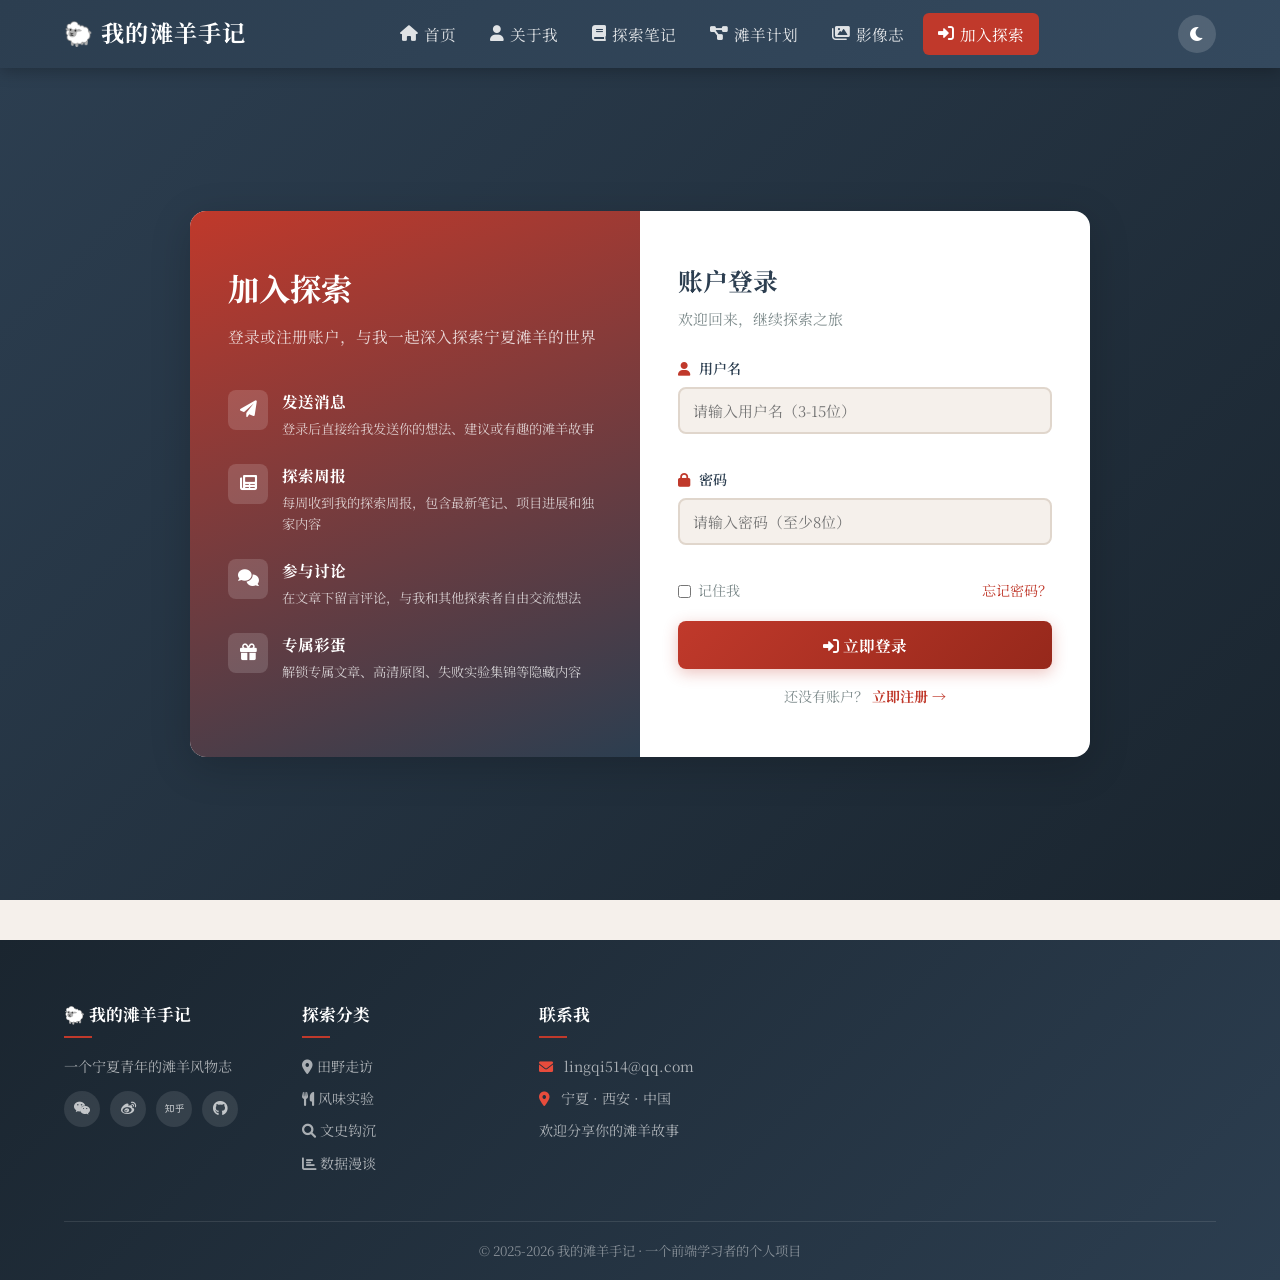
<file: login.html>
<!DOCTYPE html>
<html lang="zh-CN">
<head>
    <meta charset="UTF-8">
    <meta name="viewport" content="width=device-width, initial-scale=1.0">
    <title>加入探索 | 我的滩羊手记</title>
    <link rel="stylesheet" href="style.css">
    <link rel="stylesheet" href="https://cdnjs.cloudflare.com/ajax/libs/font-awesome/6.0.0/css/all.min.css">
    <link href="https://fonts.googleapis.com/css2?family=Noto+Serif+SC:wght@400;700&display=swap" rel="stylesheet">
</head>
<body>
    <!-- 导航栏 -->
    <nav class="navbar">
        <div class="container">
            <a href="index.html" class="logo">🐑 我的滩羊手记</a>
            <ul class="nav-links">
                <li><a href="index.html"><i class="fas fa-home"></i> 首页</a></li>
                <li><a href="about.html"><i class="fas fa-user"></i> 关于我</a></li>
                <li><a href="categories.html"><i class="fas fa-book"></i> 探索笔记</a></li>
                <li><a href="projects.html"><i class="fas fa-project-diagram"></i> 滩羊计划</a></li>
                <li><a href="gallery.html"><i class="fas fa-images"></i> 影像志</a></li>
                <li><a href="login.html" class="active"><i class="fas fa-sign-in-alt"></i> 加入探索</a></li>
            </ul>
            <div class="nav-tools">
                <button class="theme-toggle" id="themeToggle" title="切换夜间模式"><i class="fas fa-moon"></i></button>
                <div class="menu-toggle"><i class="fas fa-bars"></i></div>
            </div>
        </div>
    </nav>

    <!-- 登录/注册主体 -->
    <div class="login-page-wrapper">
        <div class="login-container">
            <!-- 左侧介绍区 -->
            <div class="login-left">
                <h1>加入探索</h1>
                <p>登录或注册账户，与我一起深入探索宁夏滩羊的世界</p>
                <div class="login-features">
                    <div class="feature">
                        <i class="fas fa-paper-plane"></i>
                        <div>
                            <h3>发送消息</h3>
                            <p>登录后直接给我发送你的想法、建议或有趣的滩羊故事</p>
                        </div>
                    </div>
                    <div class="feature">
                        <i class="fas fa-newspaper"></i>
                        <div>
                            <h3>探索周报</h3>
                            <p>每周收到我的探索周报，包含最新笔记、项目进展和独家内容</p>
                        </div>
                    </div>
                    <div class="feature">
                        <i class="fas fa-comments"></i>
                        <div>
                            <h3>参与讨论</h3>
                            <p>在文章下留言评论，与我和其他探索者自由交流想法</p>
                        </div>
                    </div>
                    <div class="feature">
                        <i class="fas fa-gift"></i>
                        <div>
                            <h3>专属彩蛋</h3>
                            <p>解锁专属文章、高清原图、失败实验集锦等隐藏内容</p>
                        </div>
                    </div>
                </div>
            </div>

            <!-- 右侧表单区 -->
            <div class="login-right">
                <div class="login-form-container">

                    <!-- 全局成功提示 -->
                    <div id="successToast" class="success-toast" style="display:none;">
                        <i class="fas fa-check-circle"></i>
                        <div class="toast-msg"></div>
                    </div>

                    <!-- 登录表单（默认显示） -->
                    <form id="communityForm" class="login-form">
                        <h2>账户登录</h2>
                        <p>欢迎回来，继续探索之旅</p>
                        <div class="form-group">
                            <label for="username"><i class="fas fa-user"></i> 用户名</label>
                            <input type="text" id="username" placeholder="请输入用户名（3-15位）" required minlength="3" maxlength="15" autocomplete="username">
                            <div class="error-message" id="usernameError"></div>
                        </div>
                        <div class="form-group">
                            <label for="password"><i class="fas fa-lock"></i> 密码</label>
                            <input type="password" id="password" placeholder="请输入密码（至少8位）" required minlength="8" maxlength="20" autocomplete="current-password">
                            <div class="error-message" id="passwordError"></div>
                        </div>
                        <div class="form-options">
                            <label class="remember-me">
                                <input type="checkbox" id="remember">
                                <span>记住我</span>
                            </label>
                            <a href="#" class="forgot-password">忘记密码？</a>
                        </div>
                        <button type="submit" class="login-btn">
                            <i class="fas fa-sign-in-alt"></i> 立即登录
                        </button>
                        <div class="register-link">
                            <p>还没有账户？ <a href="#" id="registerLink">立即注册 →</a></p>
                        </div>
                    </form>

                    <!-- 注册表单 -->
                    <form id="registerForm" class="login-form" style="display:none;">
                        <h2>创建账户</h2>
                        <p>加入我们，一起探索宁夏滩羊</p>
                        <div class="form-group">
                            <label for="regUsername"><i class="fas fa-user"></i> 用户名</label>
                            <input type="text" id="regUsername" placeholder="3-15位字母/数字" required minlength="3" maxlength="15" autocomplete="username">
                            <div class="error-message" id="regUsernameError"></div>
                        </div>
                        <div class="form-group">
                            <label for="regEmail"><i class="fas fa-envelope"></i> 邮箱</label>
                            <input type="email" id="regEmail" placeholder="请输入有效邮箱地址" required autocomplete="email">
                            <div class="error-message" id="regEmailError"></div>
                        </div>
                        <div class="form-group">
                            <label for="regPassword"><i class="fas fa-lock"></i> 密码</label>
                            <input type="password" id="regPassword" placeholder="8-20位，须包含字母和数字" required minlength="8" maxlength="20" autocomplete="new-password">
                            <div class="password-strength">
                                <div class="strength-bar"><div class="strength-fill"></div></div>
                                <span class="strength-text"></span>
                            </div>
                            <div class="error-message" id="regPasswordError"></div>
                        </div>
                        <div class="form-group">
                            <label for="confirmPassword"><i class="fas fa-lock"></i> 确认密码</label>
                            <input type="password" id="confirmPassword" placeholder="再次输入密码" required autocomplete="new-password">
                            <div class="error-message" id="confirmPasswordError"></div>
                        </div>
                        <div class="form-group">
                            <label style="display:flex;align-items:flex-start;gap:8px;cursor:pointer;font-weight:400;">
                                <input type="checkbox" id="agreeTerms" required style="margin-top:3px;">
                                <span style="font-size:.88rem;">我已阅读并同意 <a href="#" style="color:var(--primary);">社区准则</a> 和 <a href="#" style="color:var(--primary);">隐私政策</a></span>
                            </label>
                        </div>
                        <button type="submit" class="login-btn">
                            <i class="fas fa-user-plus"></i> 完成注册
                        </button>
                        <div class="register-link">
                            <p>已有账户？ <a href="#" id="loginLink2">← 返回登录</a></p>
                        </div>
                    </form>

                    <!-- 登录后：发送消息表单 -->
                    <form id="contactForm" class="login-form" style="display:none;">
                        <h2>发送消息 ✉️</h2>
                        <p id="welcomeUser" style="color:var(--primary);font-weight:600;margin-bottom:20px;"></p>
                        <div class="form-group">
                            <label><i class="fas fa-tag"></i> 消息主题</label>
                            <select>
                                <option value="">请选择主题...</option>
                                <option>🌾 关于田野走访</option>
                                <option>🍲 关于风味实验</option>
                                <option>📚 关于文史研究</option>
                                <option>🤝 寻求合作</option>
                                <option>💬 单纯聊聊天</option>
                                <option>🐛 反馈网站问题</option>
                            </select>
                        </div>
                        <div class="form-group">
                            <label><i class="fas fa-pen"></i> 消息内容</label>
                            <textarea placeholder="写下你想对我说的话..." rows="5" required minlength="10" maxlength="500" style="resize:vertical;"></textarea>
                        </div>
                        <button type="submit" class="login-btn">
                            <i class="fas fa-paper-plane"></i> 发送消息
                        </button>
                        <div class="register-link">
                            <p><a href="#" id="logoutLink" style="color:var(--text-muted);"><i class="fas fa-sign-out-alt"></i> 退出登录</a></p>
                        </div>
                    </form>

                </div>
            </div>
        </div>
    </div>

    <!-- 页脚 -->
    <footer>
        <div class="container">
            <div class="footer-content">
                <div class="footer-section">
                    <h3>🐑 我的滩羊手记</h3>
                    <p>一个宁夏青年的滩羊风物志</p>
                    <div class="social-links">
                        <a href="#" title="微信"><i class="fab fa-weixin"></i></a>
                        <a href="#" title="微博"><i class="fab fa-weibo"></i></a>
                        <a href="#" title="知乎"><i class="fab fa-zhihu"></i></a>
                        <a href="#" title="GitHub"><i class="fab fa-github"></i></a>
                    </div>
                </div>
                <div class="footer-section">
                    <h3>探索分类</h3>
                    <ul>
                        <li><a href="categories.html"><i class="fas fa-map-marker-alt"></i> 田野走访</a></li>
                        <li><a href="categories.html"><i class="fas fa-utensils"></i> 风味实验</a></li>
                        <li><a href="categories.html"><i class="fas fa-search"></i> 文史钩沉</a></li>
                        <li><a href="categories.html"><i class="fas fa-chart-bar"></i> 数据漫谈</a></li>
                    </ul>
                </div>
                <div class="footer-section">
                    <h3>联系我</h3>
                    <p><i class="fas fa-envelope"></i> lingqi514@qq.com</p>
                    <p><i class="fas fa-map-marker-alt"></i> 宁夏 · 西安 · 中国</p>
                    <p>欢迎分享你的滩羊故事</p>
                </div>
            </div>
            <div class="footer-bottom">
                <p>&copy; 2025-2026 我的滩羊手记 · 一个前端学习者的个人项目</p>
            </div>
        </div>
    </footer>

    <script>
    // 登录后欢迎语
    document.addEventListener('DOMContentLoaded', () => {
        const user = localStorage.getItem('blogUser');
        const welcome = document.getElementById('welcomeUser');
        if (user && welcome) welcome.textContent = '你好，' + user + '！请给我留言 👋';
    });
    </script>
    <script src="script.js"></script>
</body>
</html>
</file>
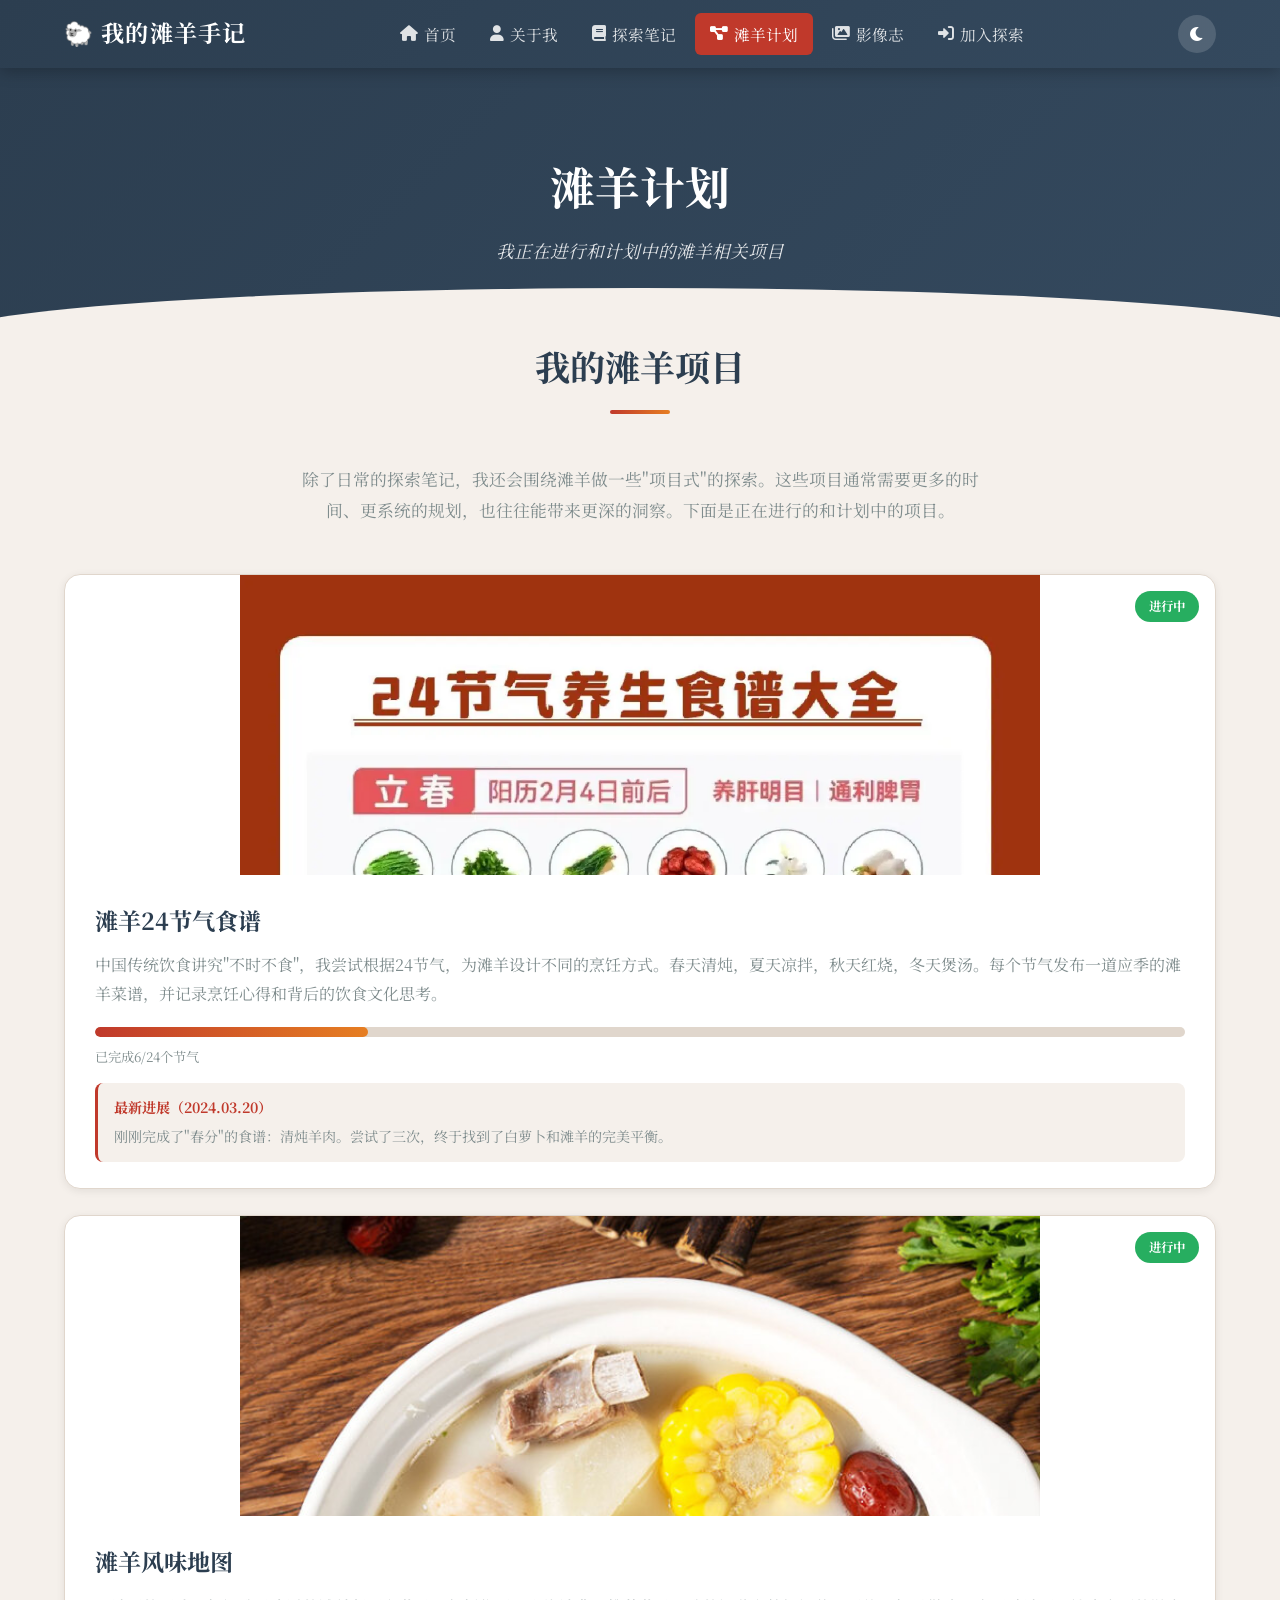
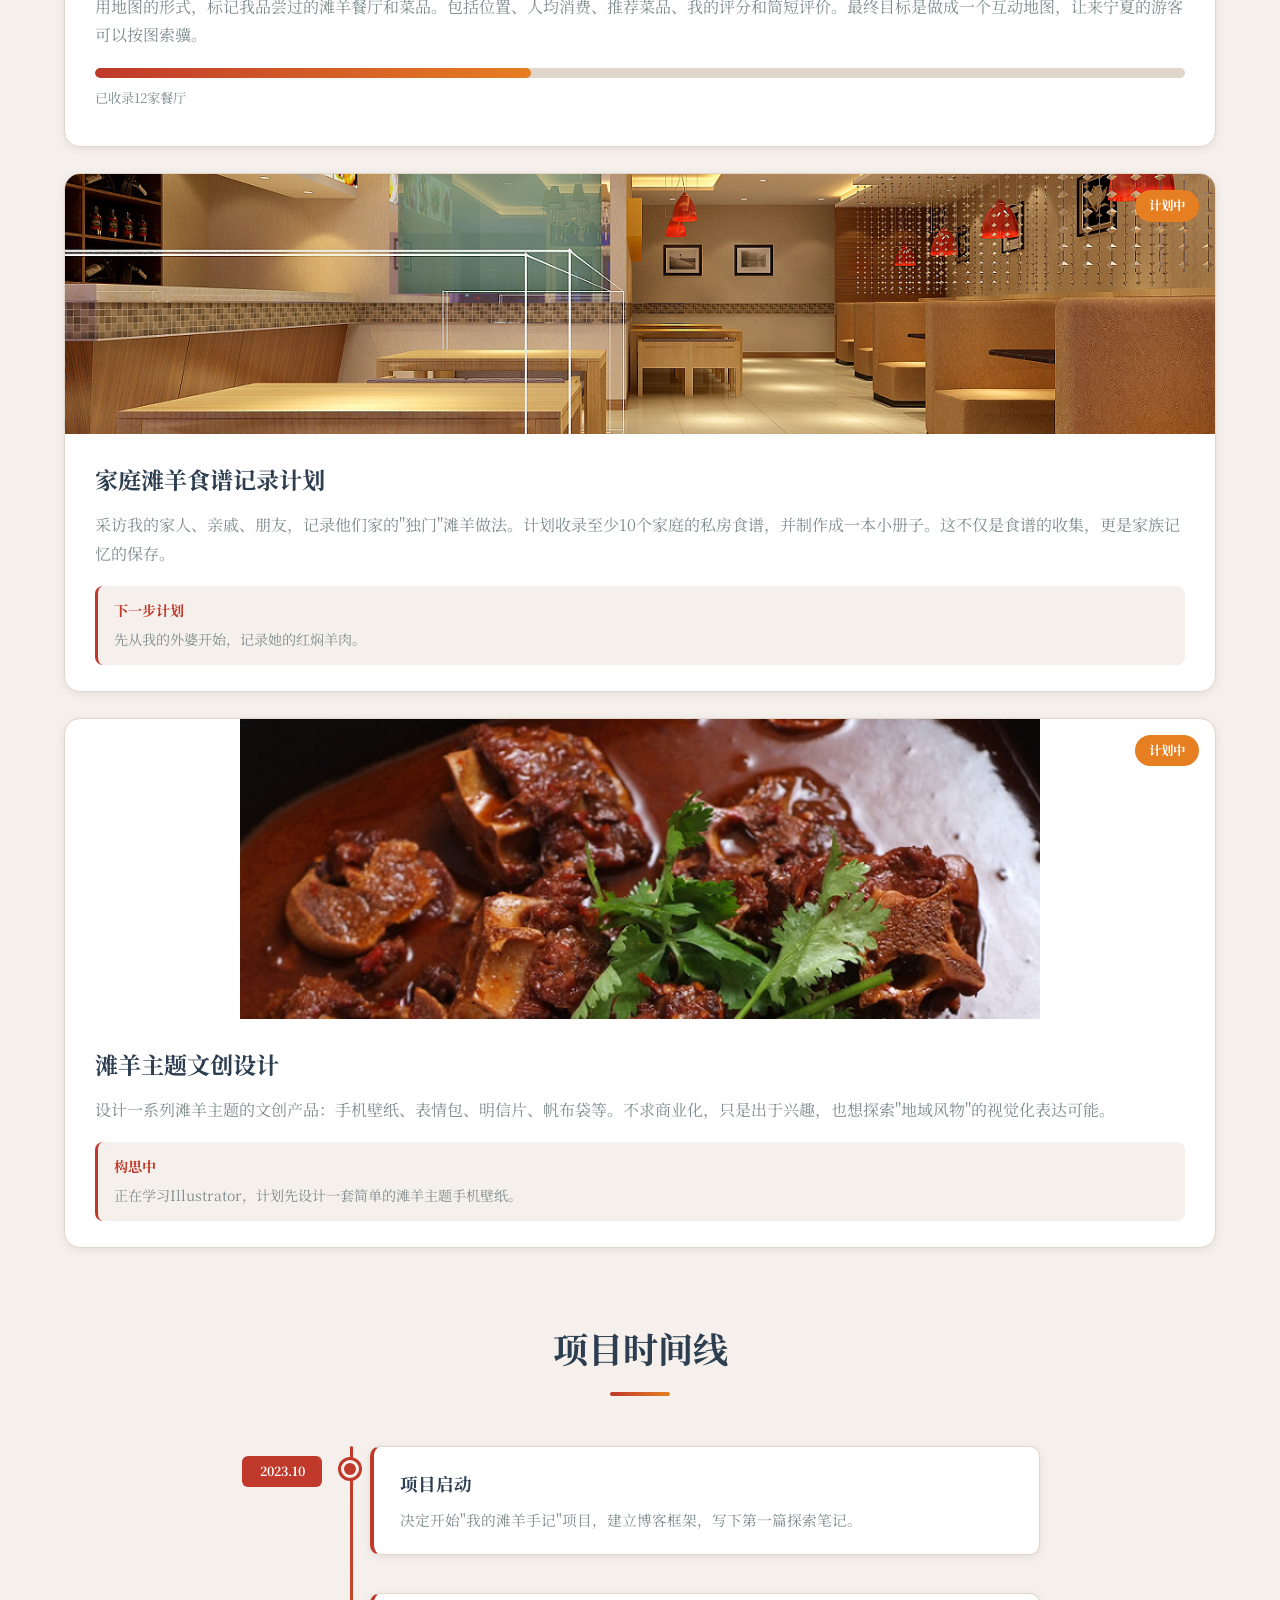
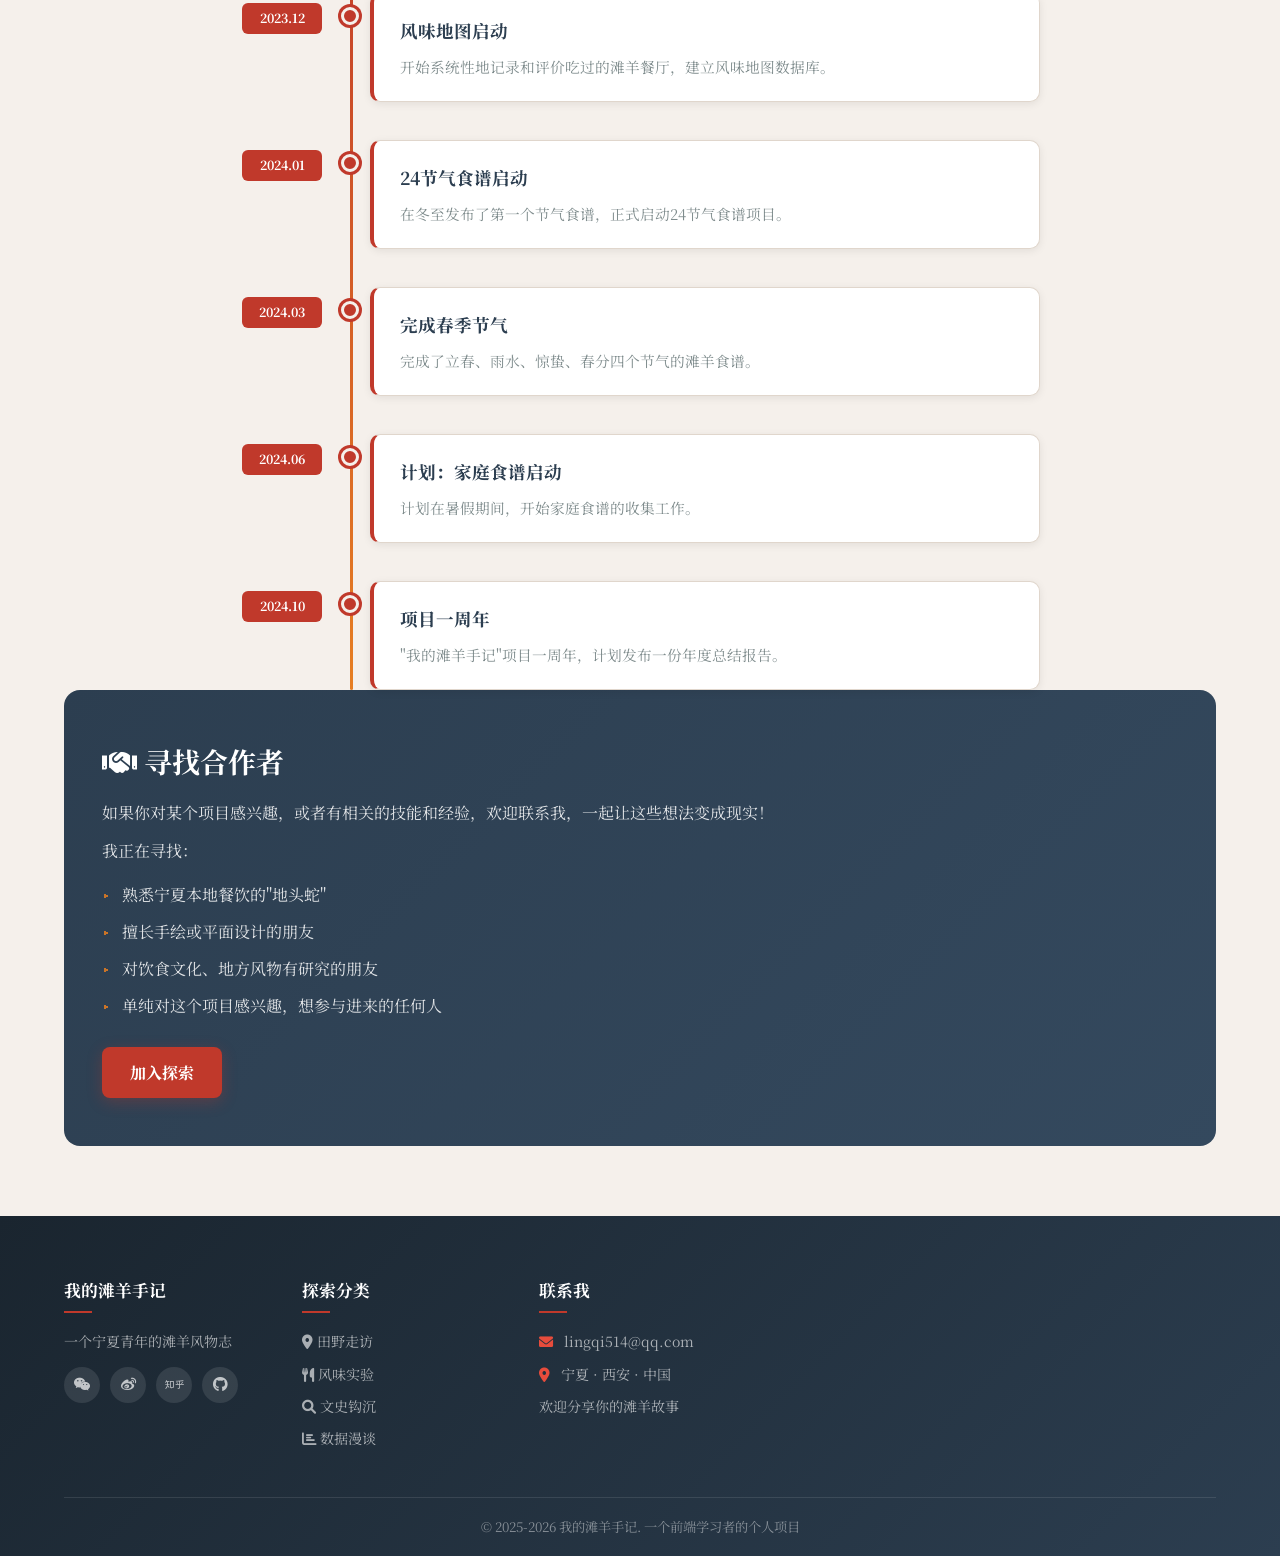
<file: projects.html>
<!DOCTYPE html>
<html lang="zh-CN">
<head>
    <meta charset="UTF-8">
    <meta name="viewport" content="width=device-width, initial-scale=1.0">
    <title>滩羊计划 | 我的滩羊手记</title>
    <link rel="stylesheet" href="style.css">
    <link rel="stylesheet" href="https://cdnjs.cloudflare.com/ajax/libs/font-awesome/6.0.0/css/all.min.css">
    <link href="https://fonts.googleapis.com/css2?family=Noto+Serif+SC:wght@400;700&display=swap" rel="stylesheet">
</head>
<body>
    <!-- 导航栏 -->
    <nav class="navbar">
        <div class="container">
            <a href="index.html" class="logo">🐑 我的滩羊手记</a>
            <ul class="nav-links">
                <li><a href="index.html"><i class="fas fa-home"></i> 首页</a></li>
                <li><a href="about.html"><i class="fas fa-user"></i> 关于我</a></li>
                <li><a href="categories.html"><i class="fas fa-book"></i> 探索笔记</a></li>
                <li><a href="projects.html" class="active"><i class="fas fa-project-diagram"></i> 滩羊计划</a></li>
                <li><a href="gallery.html"><i class="fas fa-images"></i> 影像志</a></li>
                <li><a href="login.html"><i class="fas fa-sign-in-alt"></i> 加入探索</a></li>
            </ul>
            <div class="nav-tools">
                <button class="theme-toggle" id="themeToggle" title="切换夜间模式"><i class="fas fa-moon"></i></button>
                <div class="menu-toggle"><i class="fas fa-bars"></i></div>
            </div>
        </div>
    </nav>

    <!-- 页面标题 -->
    <header class="page-header">
        <div class="container">
            <h1>滩羊计划</h1>
            <p>我正在进行和计划中的滩羊相关项目</p>
        </div>
    </header>

    <!-- 主要内容 -->
    <main class="container">
        <!-- 项目介绍 -->
        <section class="projects-intro">
            <h2 class="section-title">我的滩羊项目</h2>
            <p class="intro-text">除了日常的探索笔记，我还会围绕滩羊做一些"项目式"的探索。这些项目通常需要更多的时间、更系统的规划，也往往能带来更深的洞察。下面是正在进行的和计划中的项目。</p>
        </section>

        <!-- 项目展示 -->
        <section class="projects-showcase">
            <div class="project-card large">
                <div class="project-status status-ongoing">进行中</div>
                <div class="project-image">
                    <img src="./image/24节气食谱.jpg" alt="24节气食谱" 
                    style="width: 800px; height: auto; display: block; margin: 0 auto;">
                </div>
                <div class="project-content">
                    <h3>滩羊24节气食谱</h3>
                    <p class="project-desc">中国传统饮食讲究"不时不食"，我尝试根据24节气，为滩羊设计不同的烹饪方式。春天清炖，夏天凉拌，秋天红烧，冬天煲汤。每个节气发布一道应季的滩羊菜谱，并记录烹饪心得和背后的饮食文化思考。</p>
                    <div class="project-progress">
                        <div class="progress-bar">
                            <div class="progress-fill" style="width: 25%"></div>
                        </div>
                        <span class="progress-text">已完成6/24个节气</span>
                    </div>
                    <div class="project-update">
                        <h4>最新进展（2024.03.20）</h4>
                        <p>刚刚完成了"春分"的食谱：清炖羊肉。尝试了三次，终于找到了白萝卜和滩羊的完美平衡。</p>
                    </div>
                </div>
            </div>

            <div class="project-card">
                <div class="project-status status-ongoing">进行中</div>
                <div class="project-image">
                    <img src="./image/肉4.jpg" alt="风味地图"
                    style="width: 800px; height: auto; display: block; margin: 0 auto;">
                </div>
                <div class="project-content">
                    <h3>滩羊风味地图</h3>
                    <p class="project-desc">用地图的形式，标记我品尝过的滩羊餐厅和菜品。包括位置、人均消费、推荐菜品、我的评分和简短评价。最终目标是做成一个互动地图，让来宁夏的游客可以按图索骥。</p>
                    <div class="project-progress">
                        <div class="progress-bar">
                            <div class="progress-fill" style="width: 40%"></div>
                        </div>
                        <span class="progress-text">已收录12家餐厅</span>
                    </div>
                </div>
            </div>

            <div class="project-card">
                <div class="project-status status-planning">计划中</div>
                <div class="project-image">
                    <img src="./image/店面1.jpg" alt="家庭食谱">
                </div>
                <div class="project-content">
                    <h3>家庭滩羊食谱记录计划</h3>
                    <p class="project-desc">采访我的家人、亲戚、朋友，记录他们家的"独门"滩羊做法。计划收录至少10个家庭的私房食谱，并制作成一本小册子。这不仅是食谱的收集，更是家族记忆的保存。</p>
                    <div class="project-plan">
                        <h4>下一步计划</h4>
                        <p>先从我的外婆开始，记录她的红焖羊肉。</p>
                    </div>
                </div>
            </div>

            <div class="project-card">
                <div class="project-status status-planning">计划中</div>
                <div class="project-image">
                    <img src="./image/肉3.jpg" alt="文创设计"
                    style="width:800px; height: auto; display: block; margin: 0 auto;">
                </div>
                <div class="project-content">
                    <h3>滩羊主题文创设计</h3>
                    <p class="project-desc">设计一系列滩羊主题的文创产品：手机壁纸、表情包、明信片、帆布袋等。不求商业化，只是出于兴趣，也想探索"地域风物"的视觉化表达可能。</p>
                    <div class="project-plan">
                        <h4>构思中</h4>
                        <p>正在学习Illustrator，计划先设计一套简单的滩羊主题手机壁纸。</p>
                    </div>
                </div>
            </div>
        </section>

        <!-- 项目时间线 -->
        <section class="project-timeline">
            <h2 class="section-title">项目时间线</h2>
            <div class="timeline">
                <div class="timeline-item">
                    <div class="timeline-date">2023.10</div>
                    <div class="timeline-content">
                        <h3>项目启动</h3>
                        <p>决定开始"我的滩羊手记"项目，建立博客框架，写下第一篇探索笔记。</p>
                    </div>
                </div>
                <div class="timeline-item">
                    <div class="timeline-date">2023.12</div>
                    <div class="timeline-content">
                        <h3>风味地图启动</h3>
                        <p>开始系统性地记录和评价吃过的滩羊餐厅，建立风味地图数据库。</p>
                    </div>
                </div>
                <div class="timeline-item">
                    <div class="timeline-date">2024.01</div>
                    <div class="timeline-content">
                        <h3>24节气食谱启动</h3>
                        <p>在冬至发布了第一个节气食谱，正式启动24节气食谱项目。</p>
                    </div>
                </div>
                <div class="timeline-item">
                    <div class="timeline-date">2024.03</div>
                    <div class="timeline-content">
                        <h3>完成春季节气</h3>
                        <p>完成了立春、雨水、惊蛰、春分四个节气的滩羊食谱。</p>
                    </div>
                </div>
                <div class="timeline-item">
                    <div class="timeline-date">2024.06</div>
                    <div class="timeline-content">
                        <h3>计划：家庭食谱启动</h3>
                        <p>计划在暑假期间，开始家庭食谱的收集工作。</p>
                    </div>
                </div>
                <div class="timeline-item">
                    <div class="timeline-date">2024.10</div>
                    <div class="timeline-content">
                        <h3>项目一周年</h3>
                        <p>"我的滩羊手记"项目一周年，计划发布一份年度总结报告。</p>
                    </div>
                </div>
            </div>
        </section>

        <!-- 项目合作邀请 -->
        <section class="collaboration">
            <div class="collab-content">
                <h2><i class="fas fa-handshake"></i> 寻找合作者</h2>
                <p>如果你对某个项目感兴趣，或者有相关的技能和经验，欢迎联系我，一起让这些想法变成现实！</p>
                <p>我正在寻找：</p>
                <ul>
                    <li>熟悉宁夏本地餐饮的"地头蛇"</li>
                    <li>擅长手绘或平面设计的朋友</li>
                    <li>对饮食文化、地方风物有研究的朋友</li>
                    <li>单纯对这个项目感兴趣，想参与进来的任何人</li>
                </ul>
                <a href="login.html" class="btn">加入探索</a>
            </div>
        </section>
    </main>

    <!-- 页脚 -->
    <footer>
        <div class="container">
            <div class="footer-content">
                <div class="footer-section">
                    <h3>我的滩羊手记</h3>
                    <p>一个宁夏青年的滩羊风物志</p>
                    <div class="social-links">
                        <a href="#"><i class="fab fa-weixin"></i></a>
                        <a href="#"><i class="fab fa-weibo"></i></a>
                        <a href="#"><i class="fab fa-zhihu"></i></a>
                        <a href="#"><i class="fab fa-github"></i></a>
                    </div>
                </div>
                <div class="footer-section">
                    <h3>探索分类</h3>
                    <ul>
                        <li><a href="#"><i class="fas fa-map-marker-alt"></i> 田野走访</a></li>
                        <li><a href="#"><i class="fas fa-utensils"></i> 风味实验</a></li>
                        <li><a href="#"><i class="fas fa-search"></i> 文史钩沉</a></li>
                        <li><a href="#"><i class="fas fa-chart-bar"></i> 数据漫谈</a></li>
                    </ul>
                </div>
                <div class="footer-section">
                    <h3>联系我</h3>
                    <p><i class="fas fa-envelope"></i> lingqi514@qq.com</p>
                    <p><i class="fas fa-map-marker-alt"></i> 宁夏 · 西安 · 中国</p>
                    <p>欢迎分享你的滩羊故事</p>
                </div>
            </div>
            <div class="footer-bottom">
                <p>&copy; 2025-2026 我的滩羊手记. 一个前端学习者的个人项目</p>
            </div>
        </div>
    </footer>

    <script src="script.js"></script>
</body>
</html>
</file>
<file: style.css>
/* ============================================
   我的滩羊手记 - 全站样式表 v2.0
============================================ */

/* ── 基础重置 & CSS 变量 ─────────────────── */
*, *::before, *::after { margin:0; padding:0; box-sizing:border-box; }

:root {
    --primary:      #c0392b;
    --primary-dark: #96281b;
    --primary-light:#e74c3c;
    --accent:       #e67e22;
    --dark:         #2c3e50;
    --dark2:        #34495e;
    --bg:           #f5f0eb;
    --bg-card:      #ffffff;
    --text:         #333333;
    --text-muted:   #7f8c8d;
    --border:       #e0d6cc;
    --shadow-sm:    0 2px 8px rgba(0,0,0,.08);
    --shadow-md:    0 5px 20px rgba(0,0,0,.12);
    --shadow-lg:    0 10px 40px rgba(0,0,0,.18);
    --transition:   .3s ease;
    --radius:       10px;
    --radius-lg:    16px;
}
[data-theme="dark"] {
    --bg:        #1a1a2e;
    --bg-card:   #16213e;
    --text:      #e0e0e0;
    --text-muted:#8899aa;
    --border:    #2a3a4a;
    --dark:      #ecf0f1;
    --dark2:     #bdc3c7;
    --shadow-sm: 0 2px 8px rgba(0,0,0,.3);
    --shadow-md: 0 5px 20px rgba(0,0,0,.4);
    --shadow-lg: 0 10px 40px rgba(0,0,0,.5);
}
html { scroll-behavior:smooth; }
body {
    font-family:'Noto Serif SC','PingFang SC','Microsoft YaHei',serif;
    line-height:1.7; color:var(--text); background:var(--bg);
    transition:background var(--transition),color var(--transition);
}
img { max-width:100%; height:auto; display:block; }
a   { text-decoration:none; }
.container { width:100%; max-width:1200px; margin:0 auto; padding:0 24px; }

/* ── 动画 ── */
@keyframes fadeInUp {
    from { opacity:0; transform:translateY(28px); }
    to   { opacity:1; transform:translateY(0); }
}
@keyframes fadeIn { from{opacity:0;} to{opacity:1;} }
@keyframes pulse  { 0%,100%{transform:scale(1);} 50%{transform:scale(1.04);} }
.animate-in { animation:fadeInUp .7s ease both; }

/* ── 导航 ── */
.navbar {
    background:linear-gradient(135deg,var(--dark) 0%,var(--dark2) 100%);
    position:sticky; top:0; z-index:1000;
    box-shadow:0 3px 15px rgba(0,0,0,.25);
}
.navbar .container {
    display:flex; justify-content:space-between; align-items:center; height:68px;
}
.logo {
    color:#fff; font-size:1.45rem; font-weight:700; letter-spacing:.05em;
    position:relative; padding-bottom:2px;
}
.logo::after {
    content:''; position:absolute; bottom:0; left:0; width:0; height:2px;
    background:var(--primary-light); transition:width var(--transition);
}
.logo:hover::after { width:100%; }
.nav-links { display:flex; list-style:none; gap:4px; }
.nav-links a {
    color:rgba(255,255,255,.85); font-size:.98rem; padding:8px 15px;
    border-radius:6px; transition:all var(--transition);
    display:flex; align-items:center; gap:6px;
}
.nav-links a:hover  { color:#fff; background:rgba(231,76,60,.25); }
.nav-links a.active { color:#fff; background:var(--primary); }
.nav-tools { display:flex; align-items:center; gap:10px; }
.theme-toggle {
    background:rgba(255,255,255,.15); border:none; color:#fff;
    width:38px; height:38px; border-radius:50%; cursor:pointer;
    font-size:1rem; display:flex; align-items:center; justify-content:center;
    transition:all var(--transition);
}
.theme-toggle:hover { background:rgba(255,255,255,.3); transform:rotate(20deg); }
.menu-toggle { display:none; color:#fff; font-size:1.4rem; cursor:pointer; padding:6px; border-radius:6px; }

/* ── 按钮 ── */
.btn {
    display:inline-flex; align-items:center; gap:8px;
    background:var(--primary); color:#fff !important;
    padding:12px 28px; border-radius:8px; font-weight:700; font-size:1rem;
    border:none; cursor:pointer; transition:all var(--transition);
    box-shadow:0 4px 15px rgba(192,57,43,.3);
}
.btn:hover { background:var(--primary-dark); transform:translateY(-3px); box-shadow:0 8px 25px rgba(192,57,43,.4); }
.btn-outline {
    display:inline-flex; align-items:center; gap:8px;
    background:transparent; color:var(--primary) !important;
    padding:11px 27px; border-radius:8px; font-weight:700; font-size:1rem;
    border:2px solid var(--primary); cursor:pointer; transition:all var(--transition);
}
.btn-outline:hover { background:var(--primary); color:#fff !important; transform:translateY(-3px); }

/* ── Hero ── */
.hero {
    position:relative;
    background:linear-gradient(135deg,rgba(0,0,0,.65) 0%,rgba(44,62,80,.7) 100%),
               url('https://images.unsplash.com/photo-1551366582-5b011b9c9b0c?ixlib=rb-1.2.1&auto=format&fit=crop&w=1920&q=80') center/cover no-repeat;
    color:#fff; text-align:center; padding:150px 20px 110px; overflow:hidden;
}
.hero::before {
    content:''; position:absolute; inset:0;
    background:radial-gradient(ellipse at center,transparent 60%,rgba(0,0,0,.3) 100%);
}
.hero-content { position:relative; z-index:1; animation:fadeInUp .9s ease both; }
.hero-badge {
    display:inline-block; background:rgba(231,76,60,.85); color:#fff;
    padding:5px 18px; border-radius:20px; font-size:.88rem; margin-bottom:20px;
    letter-spacing:.1em; animation:pulse 3s infinite;
}
.hero h1 { font-size:clamp(2.2rem,5vw,4rem); margin-bottom:16px; text-shadow:2px 4px 12px rgba(0,0,0,.5); }
.subtitle { font-size:clamp(1.1rem,2vw,1.5rem); margin-bottom:18px; font-style:italic; opacity:.9; }
.hero-desc { font-size:1.1rem; max-width:700px; margin:0 auto 36px; line-height:1.9; opacity:.85; }
.hero-btns { display:flex; gap:14px; justify-content:center; flex-wrap:wrap; }
.hero-stats { display:flex; justify-content:center; gap:48px; margin-top:60px; flex-wrap:wrap; }
.stat-item { text-align:center; }
.stat-num  { font-size:2.2rem; font-weight:700; color:var(--primary-light); display:block; }
.stat-label{ font-size:.88rem; opacity:.75; }

/* ── 页面内标题 ── */
.page-header {
    background:linear-gradient(135deg,var(--dark) 0%,var(--dark2) 100%);
    color:#fff; text-align:center; padding:80px 20px 70px;
    position:relative; overflow:hidden;
}
.page-header::after {
    content:''; position:absolute; bottom:-2px; left:0; right:0; height:50px;
    background:var(--bg); clip-path:ellipse(55% 100% at 50% 100%);
}
.page-header h1 { font-size:clamp(2rem,4vw,2.8rem); margin-bottom:12px; position:relative; z-index:1; }
.page-header p  { font-size:1.1rem; opacity:.85; font-style:italic; position:relative; z-index:1; }

.section-title {
    text-align:center; font-size:clamp(1.6rem,3vw,2.2rem); margin-bottom:50px;
    color:var(--dark); transition:color var(--transition);
}
.section-title::after {
    content:''; display:block; width:60px; height:4px;
    background:linear-gradient(90deg,var(--primary),var(--accent));
    margin:14px auto 0; border-radius:2px;
}

/* ── 个人宣言 ── */
.personal-statement { margin-bottom:90px; }
.statement-content {
    display:grid; grid-template-columns:2fr 1fr; gap:50px; align-items:center;
    background:var(--bg-card); padding:50px; border-radius:var(--radius-lg);
    box-shadow:var(--shadow-md); border:1px solid var(--border);
    transition:background var(--transition),box-shadow var(--transition);
}
.statement-text h2 {
    font-size:1.7rem; color:var(--dark); margin-bottom:20px; line-height:1.4;
    transition:color var(--transition);
}
.statement-text p { margin-bottom:15px; font-size:1.05rem; line-height:1.85; color:var(--text-muted); }
.statement-image img {
    width:100%; border-radius:var(--radius); box-shadow:var(--shadow-md);
    transition:transform .4s;
}
.statement-image img:hover { transform:scale(1.03); }

/* ── 时间线 ── */
.exploration-map { margin-bottom:90px; }
.timeline { position:relative; max-width:800px; margin:0 auto; padding-left:130px; }
.timeline::before {
    content:''; position:absolute; left:110px; top:0; bottom:0; width:3px;
    background:linear-gradient(180deg,var(--primary),var(--accent)); border-radius:2px;
}
.timeline-item { position:relative; margin-bottom:38px; animation:fadeInUp .6s ease both; }
.timeline-item:last-child { margin-bottom:0; }
.timeline-item::before {
    content:''; position:absolute; left:-29px; top:14px; width:18px; height:18px;
    background:var(--primary); border:3px solid var(--bg); border-radius:50%;
    box-shadow:0 0 0 3px var(--primary); z-index:1;
}
.timeline-date {
    position:absolute; left:-128px; top:10px; background:var(--primary); color:#fff;
    padding:5px 10px; border-radius:6px; font-size:.78rem; font-weight:700; white-space:nowrap;
    text-align:center; min-width:80px;
}
.timeline-content {
    background:var(--bg-card); padding:22px 26px; border-radius:var(--radius);
    box-shadow:var(--shadow-sm); border:1px solid var(--border); border-left:4px solid var(--primary);
    transition:all var(--transition);
}
.timeline-content:hover { transform:translateX(6px); box-shadow:var(--shadow-md); }
.timeline-content h3 { color:var(--dark); margin-bottom:8px; font-size:1.1rem; transition:color var(--transition); }
.timeline-content p  { color:var(--text-muted); font-size:.92rem; line-height:1.7; }

/* ── 笔记卡片 ── */
.latest-notes { margin-bottom:90px; }
.notes-grid { display:grid; grid-template-columns:repeat(auto-fill,minmax(280px,1fr)); gap:26px; margin-bottom:40px; }
.note-card {
    background:var(--bg-card); border-radius:var(--radius-lg); overflow:hidden;
    box-shadow:var(--shadow-sm); border:1px solid var(--border); transition:all .35s;
    display:flex; flex-direction:column;
}
.note-card:hover { transform:translateY(-10px); box-shadow:var(--shadow-lg); }
.note-meta {
    display:flex; justify-content:space-between; padding:11px 16px;
    background:var(--bg); border-bottom:1px solid var(--border);
    font-size:.84rem; color:var(--text-muted); transition:background var(--transition);
}
.note-meta i { margin-right:4px; color:var(--primary); }
.note-image { position:relative; overflow:hidden; }
.note-image img { width:100%; height:195px; object-fit:cover; transition:transform .5s; }
.note-card:hover .note-image img { transform:scale(1.08); }
.note-image .note-tag {
    position:absolute; top:12px; right:12px; background:var(--primary); color:#fff;
    padding:3px 10px; border-radius:20px; font-size:.72rem; font-weight:700;
}
.note-content { padding:20px; flex:1; display:flex; flex-direction:column; }
.note-content h3 { margin-bottom:9px; font-size:1.02rem; line-height:1.5; }
.note-content h3 a { color:var(--dark); transition:color var(--transition); }
.note-content h3 a:hover { color:var(--primary); }
.note-content p { color:var(--text-muted); font-size:.88rem; line-height:1.7; margin-bottom:14px; flex:1; }
.read-more {
    color:var(--primary); font-weight:700; font-size:.88rem;
    display:inline-flex; align-items:center; gap:6px; transition:gap var(--transition); margin-top:auto;
}
.read-more:hover { gap:10px; }
.view-all { text-align:center; }

/* ── 宣言横幅 ── */
.exploration-manifesto {
    background:linear-gradient(135deg,var(--dark) 0%,var(--dark2) 100%);
    color:#fff; padding:80px 40px; border-radius:var(--radius-lg);
    text-align:center; margin-bottom:90px; position:relative; overflow:hidden;
}
.exploration-manifesto::before {
    content:'"'; position:absolute; top:-20px; left:30px;
    font-size:18rem; color:rgba(255,255,255,.05); font-family:serif; line-height:1;
}
.manifesto-content { position:relative; z-index:1; }
.manifesto-content h2 { font-size:clamp(1.4rem,2.5vw,2rem); margin-bottom:20px; line-height:1.6; }
.manifesto-content p  { font-size:1.05rem; opacity:.85; max-width:700px; margin:0 auto 14px; line-height:1.85; }
.manifesto-content .btn-outline { margin-top:24px; border-color:rgba(255,255,255,.7); color:#fff !important; }
.manifesto-content .btn-outline:hover { background:rgba(255,255,255,.2); }

/* ── About 页 ── */
.my-story { margin-bottom:70px; }
.story-container {
    display:flex; align-items:center; gap:50px;
    background:var(--bg-card); padding:50px; border-radius:var(--radius-lg);
    box-shadow:var(--shadow-md); border:1px solid var(--border);
}
.story-text { flex:1; }
.story-text h2 { color:var(--dark); margin-bottom:18px; font-size:1.7rem; line-height:1.4; transition:color var(--transition); }
.story-text p  { margin-bottom:13px; font-size:1.05rem; line-height:1.85; color:var(--text-muted); }
.story-image { flex-shrink:0; width:280px; }
.story-image img { width:100%; border-radius:var(--radius); box-shadow:var(--shadow-md); transition:transform .4s; }
.story-image img:hover { transform:scale(1.03); }

.project-origin { margin-bottom:70px; }
.origin-grid { display:grid; grid-template-columns:repeat(auto-fill,minmax(220px,1fr)); gap:22px; }
.origin-card {
    background:var(--bg-card); padding:28px 22px; border-radius:var(--radius);
    box-shadow:var(--shadow-sm); border:1px solid var(--border); text-align:center; transition:all .35s;
}
.origin-card:hover { transform:translateY(-8px); box-shadow:var(--shadow-md); border-color:var(--primary); }
.origin-icon {
    width:56px; height:56px; background:linear-gradient(135deg,var(--primary),var(--accent));
    border-radius:50%; display:flex; align-items:center; justify-content:center;
    margin:0 auto 16px; font-size:1.3rem; color:#fff; box-shadow:0 4px 15px rgba(192,57,43,.25);
}
.origin-card h3 { color:var(--dark); margin-bottom:9px; font-size:1.05rem; transition:color var(--transition); }
.origin-card p  { color:var(--text-muted); font-size:.88rem; line-height:1.7; }

.exploration-gear { margin-bottom:70px; }
.gear-grid { display:grid; grid-template-columns:repeat(auto-fill,minmax(240px,1fr)); gap:22px; }
.gear-item {
    background:var(--bg-card); border-radius:var(--radius); padding:26px 20px;
    display:flex; gap:16px; align-items:flex-start; box-shadow:var(--shadow-sm);
    border:1px solid var(--border); transition:all .35s;
}
.gear-item:hover { transform:translateY(-6px); box-shadow:var(--shadow-md); }
.gear-image {
    width:46px; height:46px; background:linear-gradient(135deg,var(--primary),var(--accent));
    border-radius:10px; display:flex; align-items:center; justify-content:center;
    font-size:1.2rem; color:#fff; flex-shrink:0;
}
.gear-desc h3 { color:var(--dark); margin-bottom:5px; font-size:.98rem; transition:color var(--transition); }
.gear-desc p  { color:var(--text-muted); font-size:.88rem; line-height:1.65; }

.contact-me { margin-bottom:70px; }
.contact-content {
    background:var(--bg-card); padding:40px; border-radius:var(--radius-lg);
    box-shadow:var(--shadow-sm); border:1px solid var(--border);
}
.contact-text p { margin-bottom:11px; font-size:1.05rem; color:var(--text-muted); }
.contact-text ul { list-style:none; margin:10px 0 18px; }
.contact-text ul li {
    padding:7px 0 7px 22px; position:relative; color:var(--text-muted);
}
.contact-text ul li::before { content:'✦'; position:absolute; left:0; color:var(--primary); font-size:.68rem; top:10px; }

/* ── Categories 页 ── */
.categories-nav { margin-bottom:40px; }
.categories-tabs {
    display:flex; flex-wrap:wrap; gap:10px; justify-content:center;
    padding:18px; background:var(--bg-card); border-radius:var(--radius);
    box-shadow:var(--shadow-sm); border:1px solid var(--border);
}
.tab-btn {
    background:transparent; border:2px solid var(--border); color:var(--text-muted);
    padding:8px 20px; border-radius:25px; cursor:pointer; font-size:.93rem;
    font-family:inherit; transition:all var(--transition); display:flex; align-items:center; gap:6px;
}
.tab-btn:hover  { border-color:var(--primary); color:var(--primary); }
.tab-btn.active { background:var(--primary); border-color:var(--primary); color:#fff; box-shadow:0 4px 12px rgba(192,57,43,.3); }

.notes-category { margin-bottom:60px; }
.notes-category.hidden { display:none; }
.category-title {
    display:flex; align-items:center; gap:10px; font-size:1.55rem;
    color:var(--dark); margin-bottom:6px; transition:color var(--transition);
}
.category-title i { color:var(--primary); }
.category-desc { color:var(--text-muted); margin-bottom:22px; font-style:italic; padding-left:32px; }
.category-notes { display:flex; flex-direction:column; gap:14px; }
.article-item {
    background:var(--bg-card); padding:22px 26px; border-radius:var(--radius);
    box-shadow:var(--shadow-sm); border:1px solid var(--border); border-left:5px solid var(--primary);
    transition:all .35s;
}
.article-item:hover { transform:translateX(6px); box-shadow:var(--shadow-md); }
.article-meta { display:flex; gap:14px; font-size:.83rem; color:var(--text-muted); margin-bottom:9px; }
.article-title { margin-bottom:9px; }
.article-title a { font-size:1.08rem; color:var(--dark); line-height:1.5; transition:color var(--transition); }
.article-title a:hover { color:var(--primary); }
.article-excerpt { color:var(--text-muted); font-size:.9rem; line-height:1.7; margin-bottom:11px; }
.article-read-more {
    color:var(--primary); font-size:.88rem; font-weight:700;
    display:inline-flex; align-items:center; gap:6px; transition:gap var(--transition);
}
.article-read-more:hover { gap:10px; }

/* ── Projects 页 ── */
.projects-intro { text-align:center; margin-bottom:48px; }
.intro-text { max-width:700px; margin:0 auto; font-size:1.05rem; line-height:1.85; color:var(--text-muted); }
.projects-showcase { margin-bottom:70px; }
.project-card {
    background:var(--bg-card); border-radius:var(--radius-lg); overflow:hidden;
    box-shadow:var(--shadow-sm); border:1px solid var(--border); margin-bottom:26px;
    transition:all .35s; position:relative;
}
.project-card:hover { box-shadow:var(--shadow-lg); transform:translateY(-4px); }
.project-status {
    position:absolute; top:16px; right:16px; padding:5px 14px; border-radius:20px;
    font-size:.78rem; font-weight:700; z-index:2;
}
.status-ongoing  { background:#27ae60; color:#fff; }
.status-planning { background:var(--accent); color:#fff; }
.status-done     { background:#2980b9; color:#fff; }
.project-image { max-height:300px; overflow:hidden; }
.project-image img { width:100%; height:260px; object-fit:cover; transition:transform .5s; }
.project-card:hover .project-image img { transform:scale(1.05); }
.project-content { padding:26px 30px; }
.project-content h3 { font-size:1.45rem; color:var(--dark); margin-bottom:11px; transition:color var(--transition); }
.project-desc { color:var(--text-muted); line-height:1.8; margin-bottom:18px; }
.project-progress { margin-bottom:10px; }
.progress-bar { background:var(--border); border-radius:10px; height:10px; margin-bottom:5px; overflow:hidden; }
.progress-fill { height:100%; background:linear-gradient(90deg,var(--primary),var(--accent)); border-radius:10px; transition:width .8s ease; }
.progress-text { font-size:.83rem; color:var(--text-muted); }
.project-update,.project-plan {
    background:var(--bg); border-radius:8px; padding:13px 16px; margin-top:14px; border-left:3px solid var(--primary);
}
.project-update h4,.project-plan h4 { color:var(--primary); font-size:.88rem; margin-bottom:5px; }
.project-update p,.project-plan p   { font-size:.88rem; color:var(--text-muted); }
.collaboration {
    background:linear-gradient(135deg,var(--dark),var(--dark2));
    border-radius:var(--radius-lg); padding:48px 38px; color:#fff; margin-bottom:70px;
}
.collab-content h2 { font-size:1.75rem; margin-bottom:14px; }
.collab-content p  { opacity:.85; margin-bottom:9px; line-height:1.8; }
.collab-content ul { list-style:none; margin:10px 0 22px; }
.collab-content ul li { padding:5px 0 5px 20px; position:relative; opacity:.85; }
.collab-content ul li::before { content:'▸'; position:absolute; left:0; color:var(--accent); }

/* ── 登录/注册页 ── */
.login-page-wrapper {
    min-height:calc(100vh - 68px);
    background:linear-gradient(135deg,var(--dark) 0%,#1a252f 100%);
    display:flex; align-items:center; justify-content:center; padding:40px 20px;
}
.login-container {
    width:100%; max-width:900px; background:var(--bg-card);
    border-radius:var(--radius-lg); overflow:hidden; box-shadow:var(--shadow-lg);
    display:grid; grid-template-columns:1fr 1fr; animation:fadeIn .6s ease;
}
.login-left {
    background:linear-gradient(160deg,var(--primary) 0%,var(--dark) 100%);
    color:#fff; padding:50px 38px;
}
.login-left h1 { font-size:1.95rem; margin-bottom:9px; }
.login-left > p { opacity:.8; margin-bottom:38px; font-size:.98rem; }
.login-features { display:flex; flex-direction:column; gap:22px; }
.feature { display:flex; gap:14px; align-items:flex-start; }
.feature > i {
    width:40px; height:40px; background:rgba(255,255,255,.15); border-radius:8px;
    display:flex; align-items:center; justify-content:center; font-size:1.05rem; flex-shrink:0; margin-top:2px;
}
.feature h3 { font-size:.98rem; margin-bottom:4px; }
.feature p  { font-size:.83rem; opacity:.73; line-height:1.6; }
.login-right { padding:48px 38px; display:flex; align-items:center; justify-content:center; }
.login-form-container { width:100%; }
.login-form h2 { font-size:1.55rem; color:var(--dark); margin-bottom:5px; transition:color var(--transition); }
.login-form > p { color:var(--text-muted); margin-bottom:26px; font-size:.93rem; }
.form-group { margin-bottom:16px; }
.form-group label { display:block; font-size:.88rem; color:var(--dark); margin-bottom:6px; font-weight:600; transition:color var(--transition); }
.form-group label i { margin-right:5px; color:var(--primary); }
.form-group input,.form-group textarea,.form-group select {
    width:100%; padding:11px 13px; border:2px solid var(--border); border-radius:8px;
    font-size:.93rem; font-family:inherit; background:var(--bg); color:var(--text);
    transition:border-color var(--transition),box-shadow var(--transition); outline:none;
}
.form-group input:focus,.form-group textarea:focus,.form-group select:focus {
    border-color:var(--primary); box-shadow:0 0 0 3px rgba(192,57,43,.1);
}
.form-group input.valid   { border-color:#27ae60; }
.form-group input.invalid { border-color:var(--primary); }
.error-message { font-size:.78rem; color:var(--primary); margin-top:4px; min-height:14px; }
.form-options { display:flex; justify-content:space-between; align-items:center; margin-bottom:18px; }
.remember-me { display:flex; align-items:center; gap:7px; font-size:.88rem; color:var(--text-muted); cursor:pointer; }
.forgot-password { color:var(--primary); font-size:.88rem; }
.login-btn {
    width:100%; padding:13px; background:linear-gradient(135deg,var(--primary),var(--primary-dark));
    color:#fff; border:none; border-radius:8px; font-size:.98rem; font-weight:700; cursor:pointer;
    transition:all var(--transition); font-family:inherit; box-shadow:0 4px 15px rgba(192,57,43,.3);
}
.login-btn:hover { transform:translateY(-2px); box-shadow:0 8px 25px rgba(192,57,43,.4); }
.register-link { text-align:center; margin-top:16px; font-size:.88rem; color:var(--text-muted); }
.register-link a { color:var(--primary); font-weight:700; }
.password-strength { margin-top:5px; }
.strength-bar { height:4px; background:var(--border); border-radius:2px; overflow:hidden; margin-bottom:3px; }
.strength-fill { height:100%; border-radius:2px; transition:width .4s,background .4s; }
.strength-text { font-size:.73rem; color:var(--text-muted); }
.success-toast {
    background:#27ae60; color:#fff; padding:22px 24px; border-radius:10px;
    text-align:center; display:none; animation:fadeInUp .4s ease;
}
.success-toast i { font-size:2.2rem; display:block; margin-bottom:8px; }

/* ── 图库页 ── */
.gallery-filter { margin-bottom:36px; text-align:center; }
.filter-tabs {
    display:inline-flex; flex-wrap:wrap; gap:10px; justify-content:center;
    padding:14px 20px; background:var(--bg-card); border-radius:40px;
    box-shadow:var(--shadow-sm); border:1px solid var(--border);
}
.filter-btn {
    background:transparent; border:2px solid var(--border); color:var(--text-muted);
    padding:7px 18px; border-radius:25px; cursor:pointer; font-size:.88rem;
    font-family:inherit; transition:all var(--transition);
}
.filter-btn:hover  { border-color:var(--primary); color:var(--primary); }
.filter-btn.active { background:var(--primary); border-color:var(--primary); color:#fff; }
.gallery-grid { columns:3; column-gap:18px; margin-bottom:60px; }
.gallery-item {
    break-inside:avoid; margin-bottom:18px; border-radius:var(--radius);
    overflow:hidden; position:relative; cursor:pointer; box-shadow:var(--shadow-sm); transition:all .35s;
}
.gallery-item:hover { transform:translateY(-5px); box-shadow:var(--shadow-md); }
.gallery-item img { width:100%; display:block; transition:transform .5s; }
.gallery-item:hover img { transform:scale(1.06); }
.gallery-overlay {
    position:absolute; inset:0;
    background:linear-gradient(transparent 40%,rgba(0,0,0,.78));
    opacity:0; transition:opacity .35s; display:flex; align-items:flex-end; padding:16px;
}
.gallery-item:hover .gallery-overlay { opacity:1; }
.gallery-info h3 { color:#fff; font-size:.95rem; margin-bottom:3px; }
.gallery-info span { color:rgba(255,255,255,.7); font-size:.78rem; display:flex; align-items:center; gap:4px; }
.lightbox {
    position:fixed; inset:0; background:rgba(0,0,0,.93); z-index:9999;
    display:none; align-items:center; justify-content:center; animation:fadeIn .3s ease;
}
.lightbox.active { display:flex; }
.lightbox-inner { max-width:90vw; max-height:90vh; position:relative; }
.lightbox-inner img { max-width:100%; max-height:80vh; border-radius:8px; box-shadow:0 0 60px rgba(0,0,0,.5); }
.lightbox-close {
    position:absolute; top:-42px; right:0; color:#fff; font-size:1.7rem; cursor:pointer;
    background:none; border:none; opacity:.8; transition:opacity var(--transition);
}
.lightbox-close:hover { opacity:1; }
.lightbox-caption { color:rgba(255,255,255,.8); text-align:center; margin-top:12px; font-size:.93rem; }

/* ── 页脚 ── */
footer {
    background:linear-gradient(135deg,#1a252f 0%,var(--dark) 100%);
    color:rgba(255,255,255,.8); padding:60px 0 0; margin-top:40px;
}
.footer-content { display:grid; grid-template-columns:repeat(auto-fill,minmax(190px,1fr)); gap:36px; padding-bottom:38px; }
footer .footer-section h3 {
    color:#fff; font-size:1.05rem; margin-bottom:16px;
    position:relative; padding-bottom:9px;
}
footer .footer-section h3::after {
    content:''; position:absolute; bottom:0; left:0; width:28px; height:2px; background:var(--primary);
}
footer .footer-section p,footer .footer-section ul li { font-size:.88rem; line-height:1.8; margin-bottom:7px; color:rgba(255,255,255,.62); }
footer .footer-section ul { list-style:none; }
footer .footer-section ul li a { color:rgba(255,255,255,.62); transition:color var(--transition); }
footer .footer-section ul li a:hover { color:var(--primary-light); }
footer .footer-section p i { margin-right:7px; color:var(--primary-light); }
.social-links { display:flex; gap:10px; margin-top:12px; }
.social-links a {
    width:36px; height:36px; background:rgba(255,255,255,.1); border-radius:50%;
    display:flex; align-items:center; justify-content:center; color:rgba(255,255,255,.7);
    font-size:.95rem; transition:all var(--transition);
}
.social-links a:hover { background:var(--primary); color:#fff; transform:translateY(-3px); }
.footer-bottom {
    border-top:1px solid rgba(255,255,255,.1); padding:18px 0;
    text-align:center; font-size:.83rem; color:rgba(255,255,255,.45);
}

/* ── 响应式 ── */
@media(max-width:992px){
    .gallery-grid { columns:2; }
    .statement-content { grid-template-columns:1fr; }
    .login-container { grid-template-columns:1fr; }
    .login-left { padding:36px; }
    .login-features { flex-direction:row; flex-wrap:wrap; }
    .feature { flex:1; min-width:200px; }
}
@media(max-width:768px){
    .navbar .container { position:relative; }
    .nav-links {
        display:none; flex-direction:column; position:absolute; top:68px; left:0; right:0;
        background:var(--dark); padding:10px 0; box-shadow:0 4px 15px rgba(0,0,0,.3); gap:0;
    }
    .nav-links.open { display:flex; }
    .nav-links li { border-bottom:1px solid rgba(255,255,255,.08); }
    .nav-links a { padding:13px 24px; border-radius:0; }
    .menu-toggle { display:block; }
    .hero { padding:100px 20px 70px; }
    .hero-stats { gap:28px; }
    .stat-num { font-size:1.7rem; }
    .story-container { flex-direction:column; padding:30px 22px; }
    .story-image { width:100%; max-width:260px; margin:0 auto; }
    .statement-content { padding:30px 22px; }
    .login-container { grid-template-columns:1fr; }
    .login-left { display:none; }
    .login-right { padding:38px 28px; }
    .gallery-grid { columns:2; }
    .exploration-manifesto { padding:50px 24px; }
    .collaboration { padding:36px 24px; }
}
@media(max-width:480px){
    .gallery-grid { columns:1; }
    .notes-grid  { grid-template-columns:1fr; }
    .hero-btns   { flex-direction:column; align-items:center; }
}
</file>
